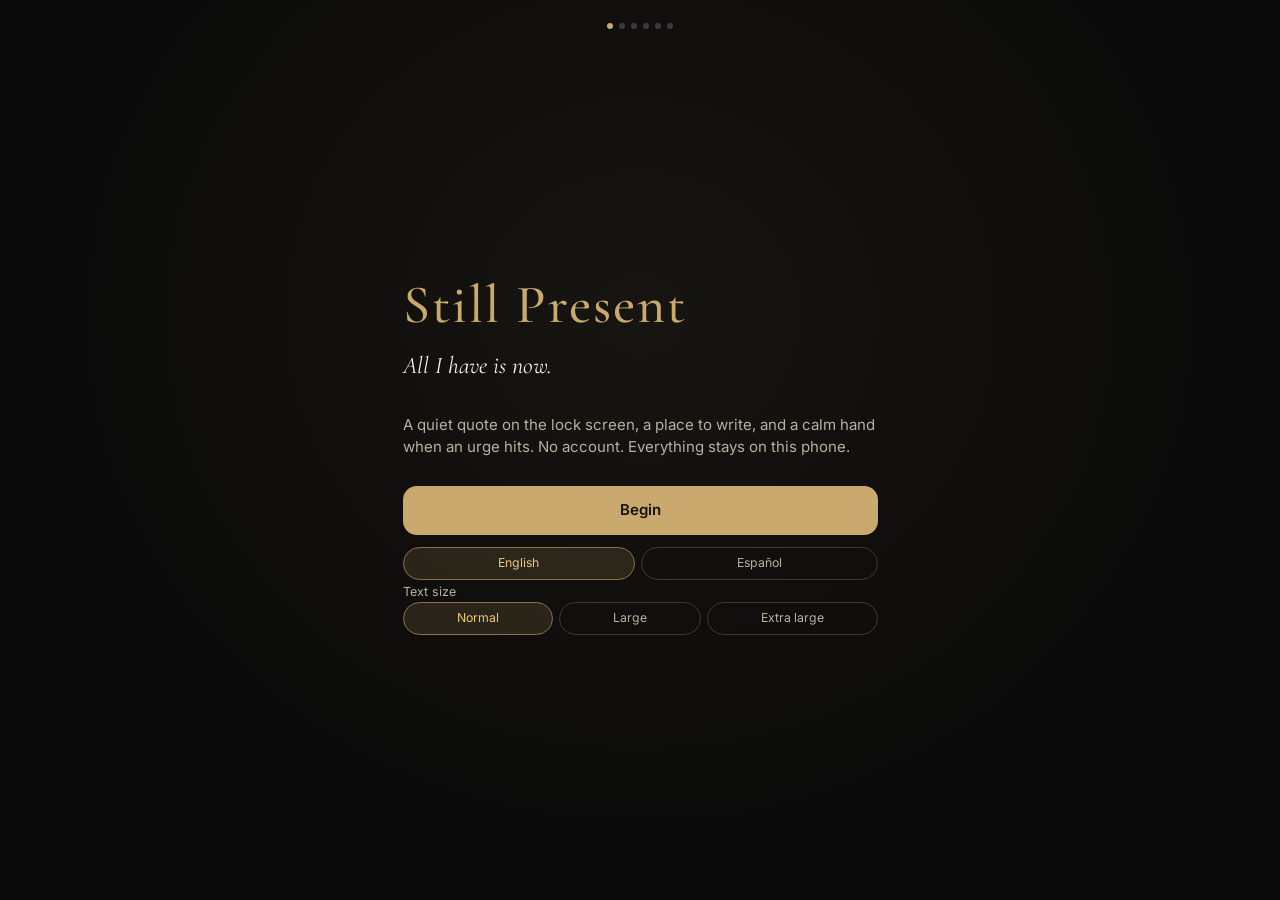
<file: index.html>
<!doctype html>
<html lang="en" spellcheck="false">
<head>
    <meta name="google-site-verification" content="uIPXpvyFQrUrzNJm1mgPidq0DPiHIdp4a4y0h2rLVn8" />
<meta charset="utf-8" />
<meta name="viewport" content="width=device-width,initial-scale=1,viewport-fit=cover" />
<meta name="theme-color" content="#0a0a0a" />
<meta name="apple-mobile-web-app-capable" content="yes" />
<meta name="mobile-web-app-capable" content="yes" />
<meta name="apple-mobile-web-app-status-bar-style" content="black-translucent" />
<meta name="apple-mobile-web-app-title" content="Still Present" />
<title>Still Present</title>
<meta name="description" content="All I have is now. Quotes on the lock screen, a private reflections journal, and a calm hand when an urge hits." />
<meta property="og:title" content="Still Present" />
<meta property="og:description" content="All I have is now. A quiet recovery companion." />
<meta property="og:image" content="https://stillpresent.pages.dev/og.png" />
<meta property="og:url" content="https://stillpresent.pages.dev/" />
<link rel="manifest" href="./manifest.webmanifest" />
<link rel="icon" type="image/png" href="./icons/icon-192.png" />
<link rel="apple-touch-icon" href="./icons/apple-touch-icon.png" />
  <script type="module" crossorigin src="./assets/index-BUbbDgpN.js"></script>
  <link rel="stylesheet" crossorigin href="./assets/index-96a0g9Nr.css">
</head>
<body><div id="app"></div></body>
</html>
</file>
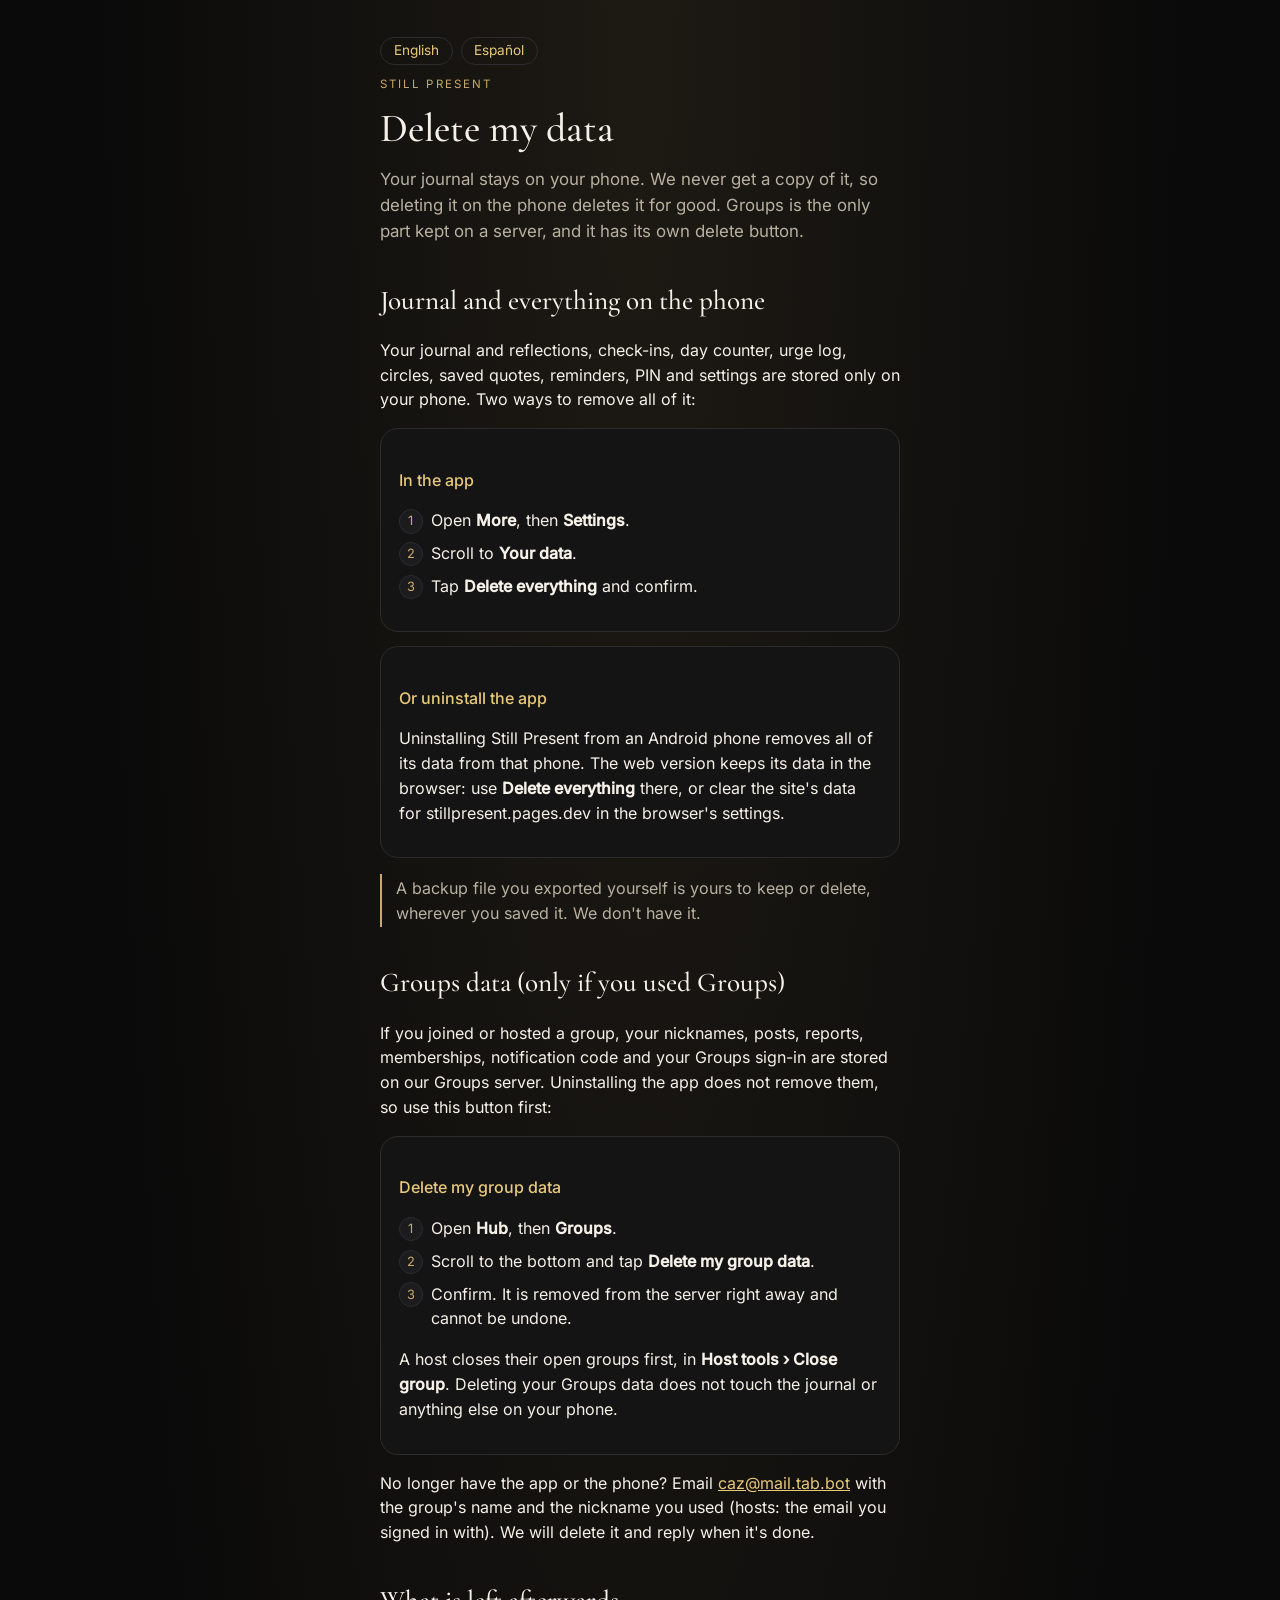
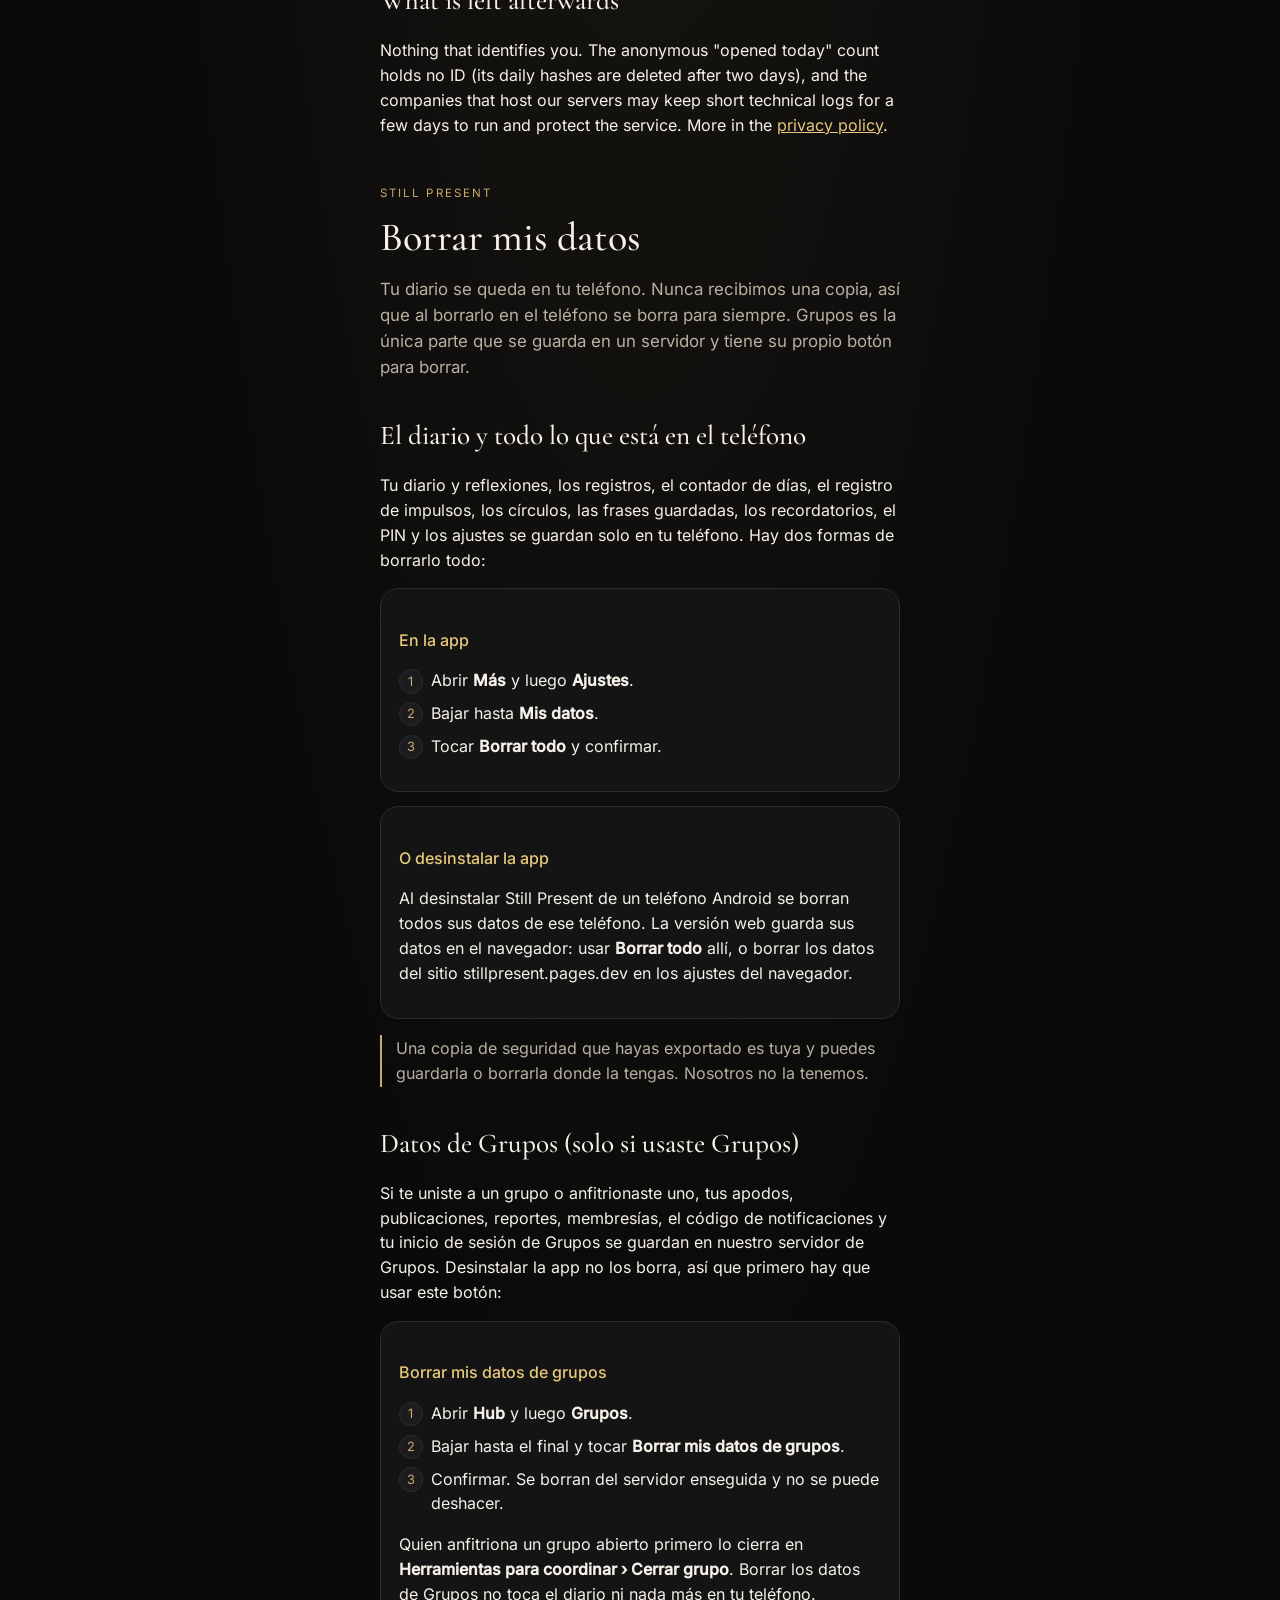
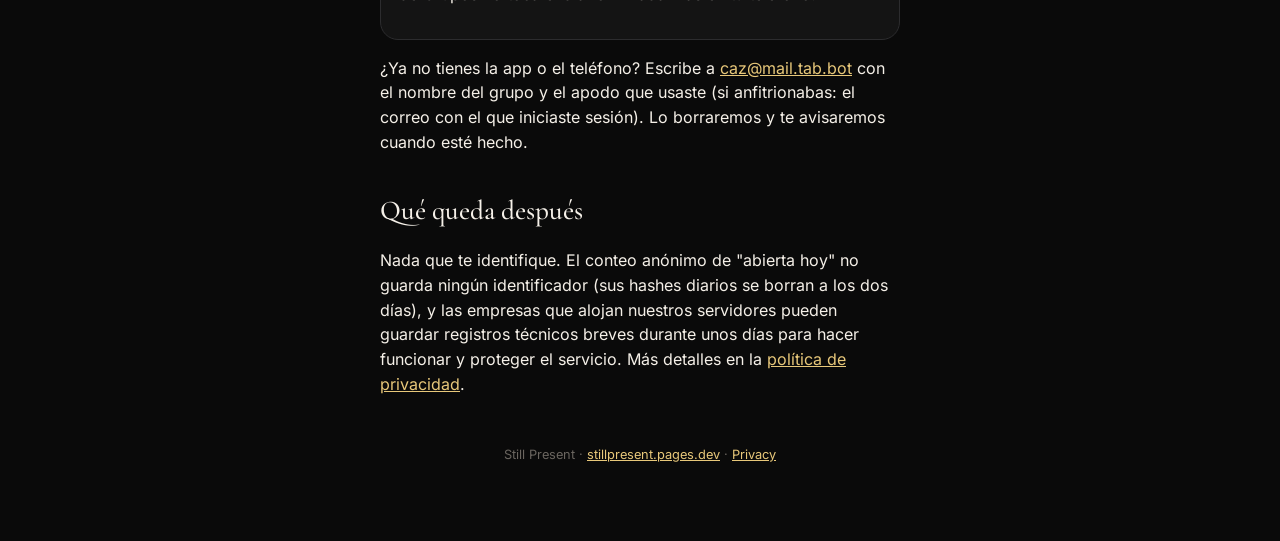
<file: delete/index.html>
<!doctype html>
<html lang="en"><head>
<meta charset="utf-8"><meta name="viewport" content="width=device-width,initial-scale=1,viewport-fit=cover">
<meta name="theme-color" content="#0a0a0a">
<title>Delete my data · Still Present</title>
<meta name="description" content="How to delete your Still Present data: the journal on your phone and, if you used it, your Groups data.">
<link rel="icon" type="image/png" href="/icons/icon-192.png"><link rel="apple-touch-icon" href="/icons/apple-touch-icon.png">
<style>
@font-face{font-family:CG;font-weight:500;src:url(/fonts/CormorantGaramond-500.ttf)}
@font-face{font-family:CG;font-style:italic;font-weight:400;src:url(/fonts/CormorantGaramond-400i.ttf)}
@font-face{font-family:In;font-weight:400;src:url(/fonts/Inter-400.ttf)}
@font-face{font-family:In;font-weight:500;src:url(/fonts/Inter-500.ttf)}
:root{--bg:#0a0a0a;--s1:#141414;--s2:#1c1c1e;--line:#2c2c2e;--gold:#c9a96e;--goldhi:#e8c87a;--ivory:#f5f0e8;--muted:#b8b0a0;--dim:#6a655f}
*{box-sizing:border-box}html,body{margin:0;background:var(--bg);color:var(--ivory);font:400 16px/1.55 In,system-ui,sans-serif;-webkit-font-smoothing:antialiased}
body{background:radial-gradient(ellipse at 50% 0%,rgba(201,169,110,.10),transparent 60%) no-repeat,var(--bg)}
main{max-width:560px;margin:0 auto;padding:calc(1.5rem + env(safe-area-inset-top)) 1.25rem 4rem}
h1{font-family:CG,serif;font-weight:500;font-size:2.5rem;line-height:1.1;margin:.2rem 0 .5rem}
h2{font-family:CG,serif;font-weight:500;font-size:1.7rem;margin:2.2rem 0 .6rem}
.k{font-size:.72rem;letter-spacing:.18em;text-transform:uppercase;color:var(--gold)}
.lead{color:var(--muted);font-size:1.05rem}
.card{background:var(--s1);border:1px solid var(--line);border-radius:18px;padding:1rem 1.1rem;margin:.9rem 0}
label{display:block;font-size:.85rem;color:var(--muted);margin:.7rem 0 .35rem}
select{width:100%;font:inherit;color:var(--ivory);background:var(--s2);border:1px solid var(--line);border-radius:12px;padding:.7rem .8rem;color-scheme:dark}
.row{display:flex;gap:.6rem}.row>*{flex:1}
.note{border-left:2px solid var(--gold);padding:.1rem 0 .1rem .9rem;color:var(--muted);margin:1rem 0}
.foot{color:var(--dim);font-size:.8rem;text-align:center;margin-top:3rem}
h3{font-size:1rem;font-weight:500;margin:1.4rem 0 .3rem;color:var(--goldhi)}
ul{padding-left:1.2rem}li{margin:.25rem 0}a{color:var(--goldhi)}
.lang{display:flex;gap:.5rem;margin:.8rem 0 0}.lang a{border:1px solid var(--line);border-radius:99px;padding:.15rem .8rem;text-decoration:none;font-size:.85rem}
.steps{counter-reset:s;list-style:none;padding:0}.steps li{counter-increment:s;position:relative;padding-left:2rem;margin:.5rem 0}.steps li::before{content:counter(s);position:absolute;left:0;top:.05rem;width:1.4rem;height:1.4rem;border-radius:50%;background:var(--s2);border:1px solid var(--line);color:var(--gold);font-size:.8rem;display:flex;align-items:center;justify-content:center}
</style>
</head><body><main>
<nav class="lang"><a href="#en">English</a><a href="#es">Español</a></nav>

<section id="en" lang="en">
<p class="k">Still Present</p>
<h1>Delete my data</h1>
<p class="lead">Your journal stays on your phone. We never get a copy of it, so deleting it on the phone deletes it for good. Groups is the only part kept on a server, and it has its own delete button.</p>

<h2>Journal and everything on the phone</h2>
<p>Your journal and reflections, check-ins, day counter, urge log, circles, saved quotes, reminders, PIN and settings are stored only on your phone. Two ways to remove all of it:</p>
<div class="card"><h3>In the app</h3>
<ol class="steps"><li>Open <b>More</b>, then <b>Settings</b>.</li><li>Scroll to <b>Your data</b>.</li><li>Tap <b>Delete everything</b> and confirm.</li></ol></div>
<div class="card"><h3>Or uninstall the app</h3>
<p>Uninstalling Still Present from an Android phone removes all of its data from that phone. The web version keeps its data in the browser: use <b>Delete everything</b> there, or clear the site's data for stillpresent.pages.dev in the browser's settings.</p></div>
<p class="note">A backup file you exported yourself is yours to keep or delete, wherever you saved it. We don't have it.</p>

<h2>Groups data (only if you used Groups)</h2>
<p>If you joined or hosted a group, your nicknames, posts, reports, memberships, notification code and your Groups sign-in are stored on our Groups server. Uninstalling the app does not remove them, so use this button first:</p>
<div class="card"><h3>Delete my group data</h3>
<ol class="steps"><li>Open <b>Hub</b>, then <b>Groups</b>.</li><li>Scroll to the bottom and tap <b>Delete my group data</b>.</li><li>Confirm. It is removed from the server right away and cannot be undone.</li></ol>
<p class="m">A host closes their open groups first, in <b>Host tools › Close group</b>. Deleting your Groups data does not touch the journal or anything else on your phone.</p></div>
<p>No longer have the app or the phone? Email <a href="mailto:caz@mail.tab.bot">caz@mail.tab.bot</a> with the group's name and the nickname you used (hosts: the email you signed in with). We will delete it and reply when it's done.</p>

<h2>What is left afterwards</h2>
<p>Nothing that identifies you. The anonymous "opened today" count holds no ID (its daily hashes are deleted after two days), and the companies that host our servers may keep short technical logs for a few days to run and protect the service. More in the <a href="/privacy/">privacy policy</a>.</p>
</section>

<section id="es" lang="es">
<p class="k" style="margin-top:3rem">Still Present</p>
<h1>Borrar mis datos</h1>
<p class="lead">Tu diario se queda en tu teléfono. Nunca recibimos una copia, así que al borrarlo en el teléfono se borra para siempre. Grupos es la única parte que se guarda en un servidor y tiene su propio botón para borrar.</p>

<h2>El diario y todo lo que está en el teléfono</h2>
<p>Tu diario y reflexiones, los registros, el contador de días, el registro de impulsos, los círculos, las frases guardadas, los recordatorios, el PIN y los ajustes se guardan solo en tu teléfono. Hay dos formas de borrarlo todo:</p>
<div class="card"><h3>En la app</h3>
<ol class="steps"><li>Abrir <b>Más</b> y luego <b>Ajustes</b>.</li><li>Bajar hasta <b>Mis datos</b>.</li><li>Tocar <b>Borrar todo</b> y confirmar.</li></ol></div>
<div class="card"><h3>O desinstalar la app</h3>
<p>Al desinstalar Still Present de un teléfono Android se borran todos sus datos de ese teléfono. La versión web guarda sus datos en el navegador: usar <b>Borrar todo</b> allí, o borrar los datos del sitio stillpresent.pages.dev en los ajustes del navegador.</p></div>
<p class="note">Una copia de seguridad que hayas exportado es tuya y puedes guardarla o borrarla donde la tengas. Nosotros no la tenemos.</p>

<h2>Datos de Grupos (solo si usaste Grupos)</h2>
<p>Si te uniste a un grupo o anfitrionaste uno, tus apodos, publicaciones, reportes, membresías, el código de notificaciones y tu inicio de sesión de Grupos se guardan en nuestro servidor de Grupos. Desinstalar la app no los borra, así que primero hay que usar este botón:</p>
<div class="card"><h3>Borrar mis datos de grupos</h3>
<ol class="steps"><li>Abrir <b>Hub</b> y luego <b>Grupos</b>.</li><li>Bajar hasta el final y tocar <b>Borrar mis datos de grupos</b>.</li><li>Confirmar. Se borran del servidor enseguida y no se puede deshacer.</li></ol>
<p class="m">Quien anfitriona un grupo abierto primero lo cierra en <b>Herramientas para coordinar › Cerrar grupo</b>. Borrar los datos de Grupos no toca el diario ni nada más en tu teléfono.</p></div>
<p>¿Ya no tienes la app o el teléfono? Escribe a <a href="mailto:caz@mail.tab.bot">caz@mail.tab.bot</a> con el nombre del grupo y el apodo que usaste (si anfitrionabas: el correo con el que iniciaste sesión). Lo borraremos y te avisaremos cuando esté hecho.</p>

<h2>Qué queda después</h2>
<p>Nada que te identifique. El conteo anónimo de "abierta hoy" no guarda ningún identificador (sus hashes diarios se borran a los dos días), y las empresas que alojan nuestros servidores pueden guardar registros técnicos breves durante unos días para hacer funcionar y proteger el servicio. Más detalles en la <a href="/privacy/#es">política de privacidad</a>.</p>
</section>
<p class="foot">Still Present · <a href="/">stillpresent.pages.dev</a> · <a href="/privacy/">Privacy</a></p>
</main></body></html>
</file>
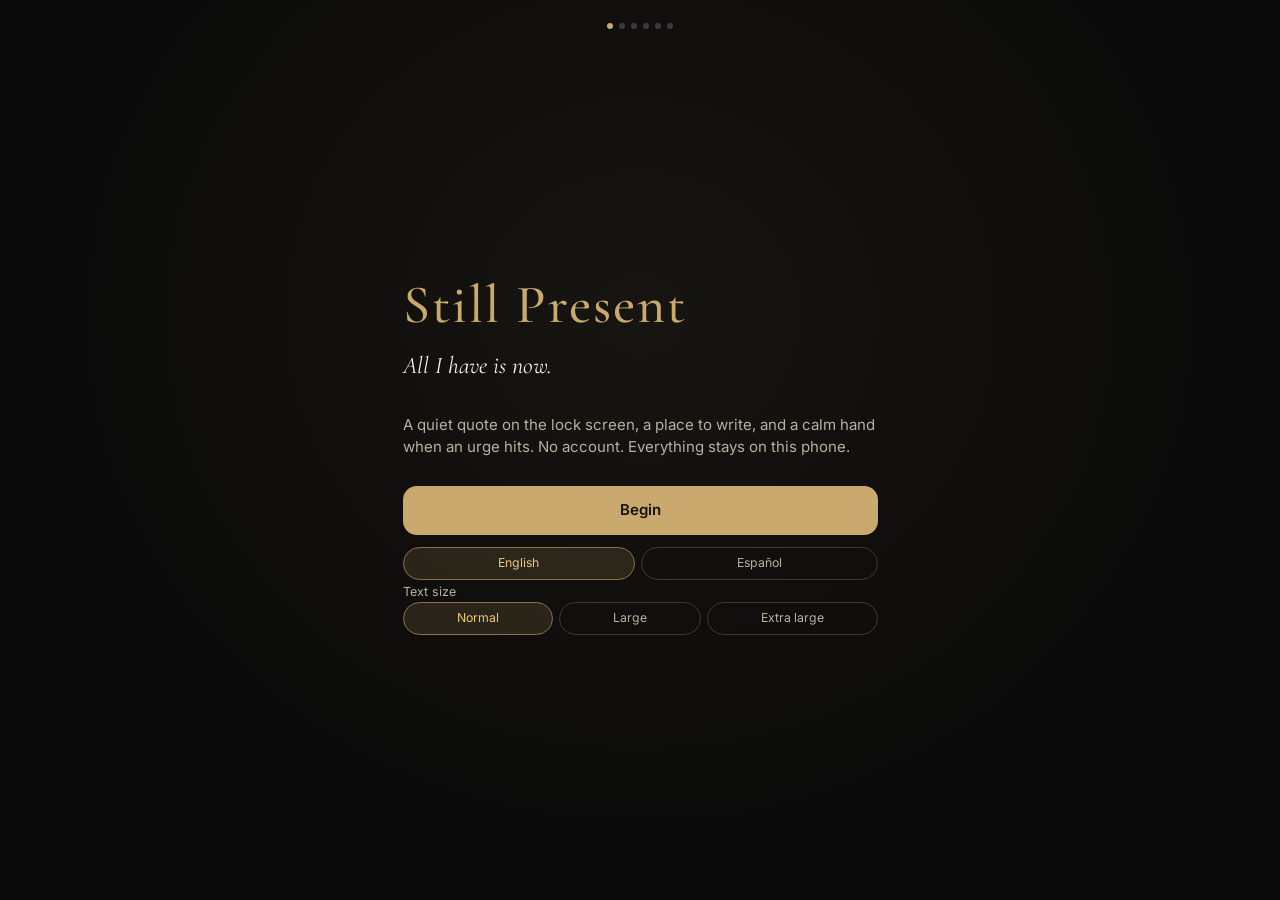
<file: join/index.html>
<!doctype html><html><head><meta charset="utf-8"><meta name="viewport" content="width=device-width,initial-scale=1"><meta name="robots" content="noindex"><title>Still Present</title>
<script>(function(){var m=/[?&]code=([A-Za-z0-9-]{8,10})/.exec(location.search);location.replace('../'+(m?'?join='+encodeURIComponent(m[1]):''))})()</script></head>
<body style="background:#0a0a0a;color:#eee;font-family:system-ui;padding:2rem"><a href="../" style="color:#c9a96e">Still Present</a></body></html>
</file>
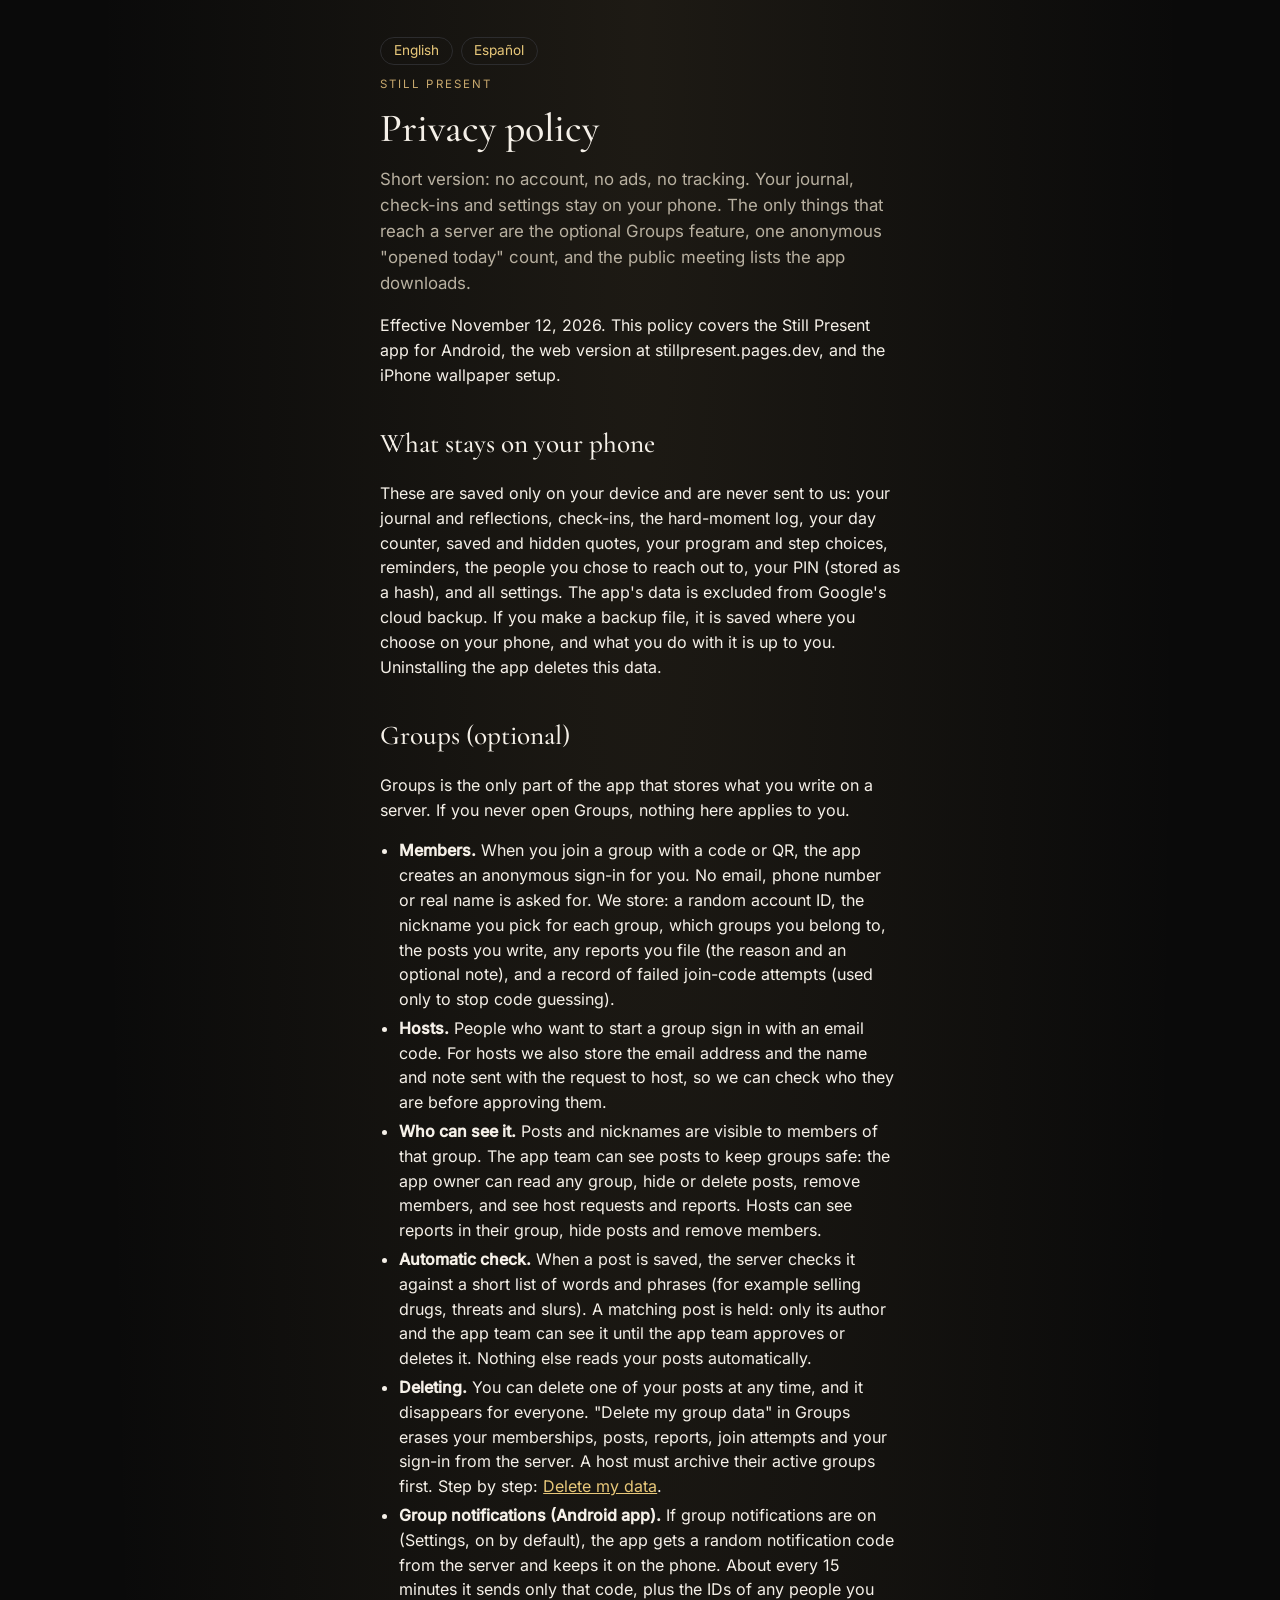
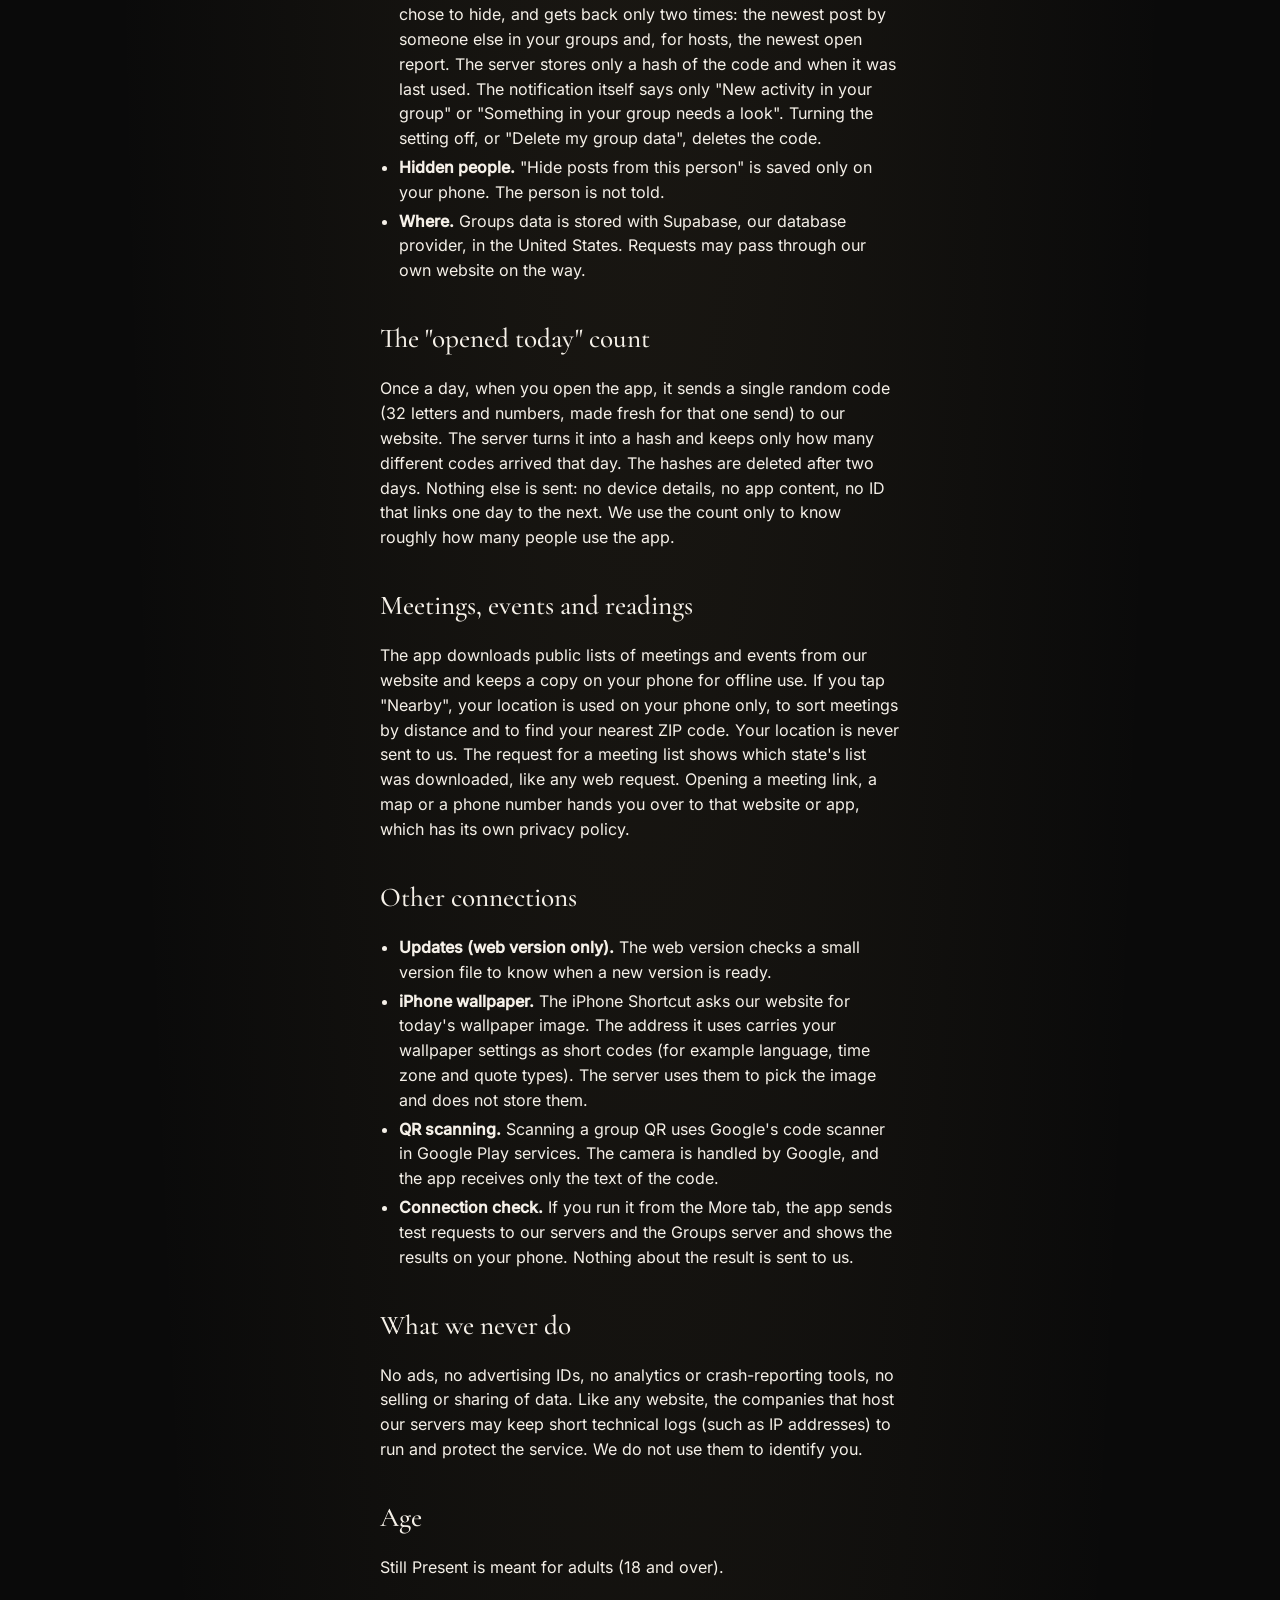
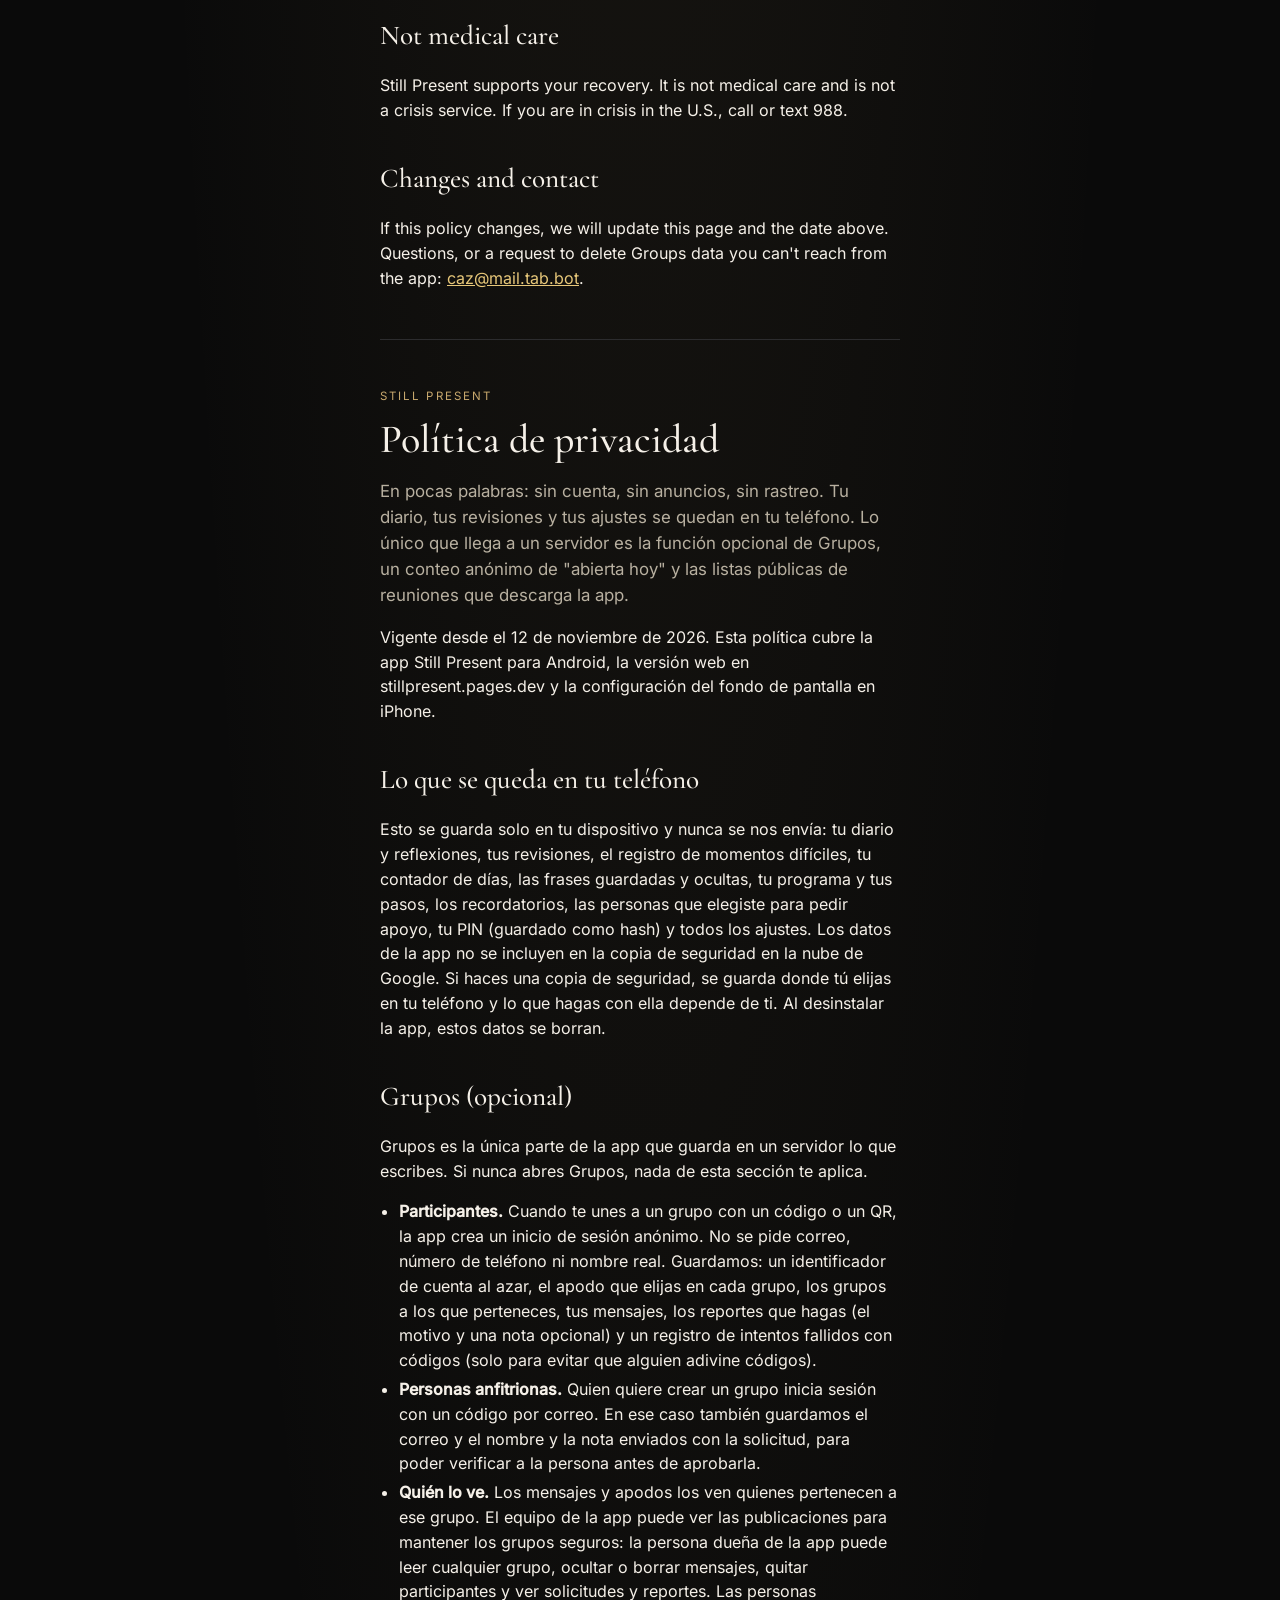
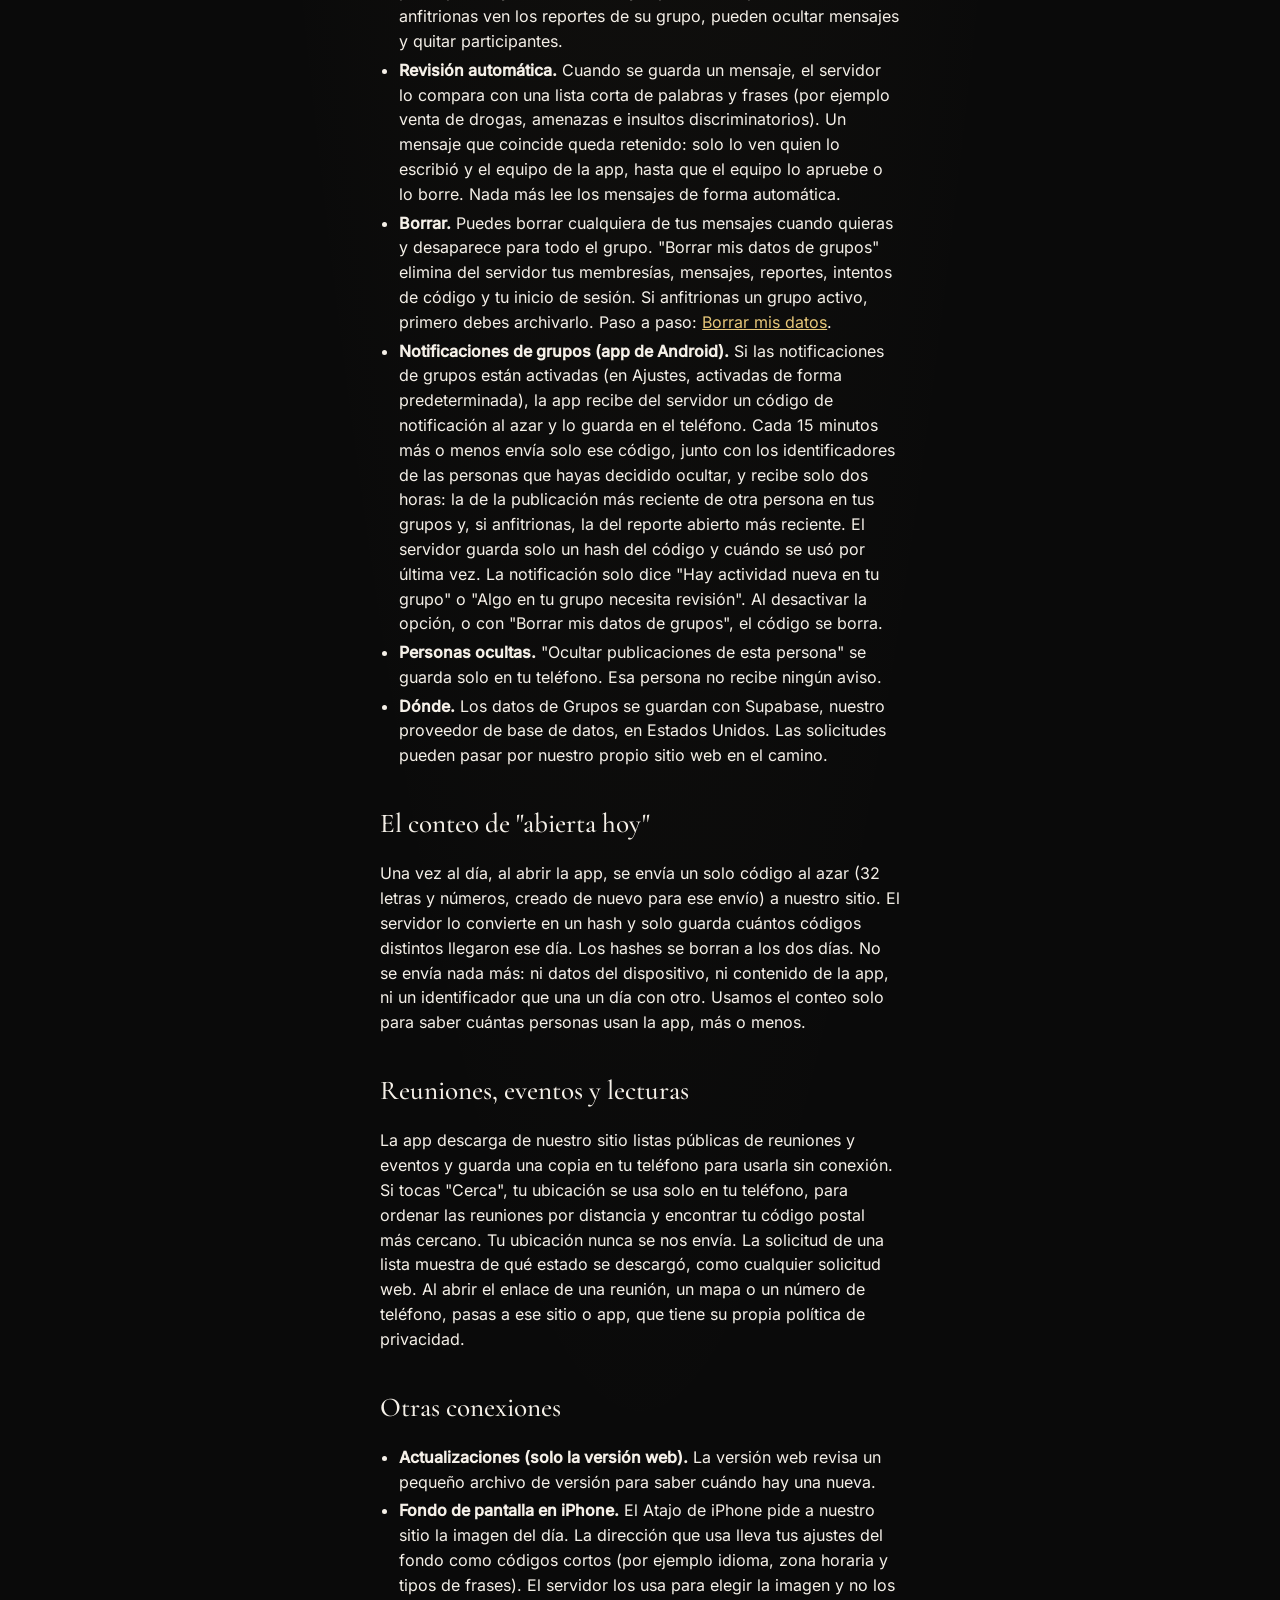
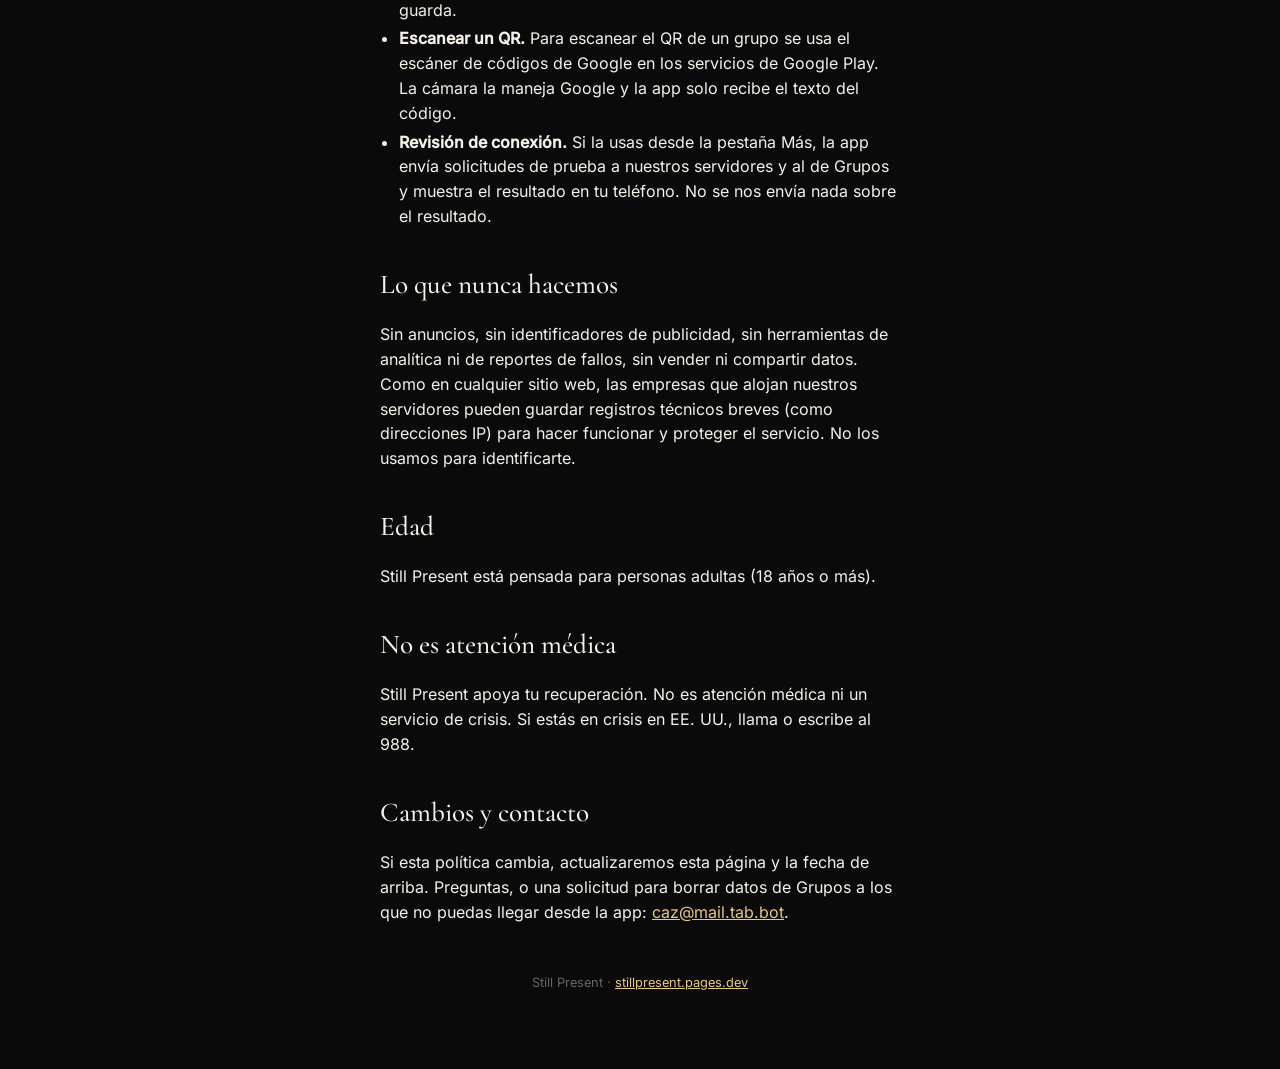
<file: privacy/index.html>
<!doctype html>
<html lang="en"><head>
<meta charset="utf-8"><meta name="viewport" content="width=device-width,initial-scale=1,viewport-fit=cover">
<meta name="theme-color" content="#0a0a0a">
<title>Privacy policy · Still Present</title>
<meta name="description" content="What Still Present keeps on your phone, and the little that reaches a server.">
<link rel="icon" type="image/png" href="/icons/icon-192.png"><link rel="apple-touch-icon" href="/icons/apple-touch-icon.png">
<style>
@font-face{font-family:CG;font-weight:500;src:url(/fonts/CormorantGaramond-500.ttf)}
@font-face{font-family:CG;font-style:italic;font-weight:400;src:url(/fonts/CormorantGaramond-400i.ttf)}
@font-face{font-family:In;font-weight:400;src:url(/fonts/Inter-400.ttf)}
@font-face{font-family:In;font-weight:500;src:url(/fonts/Inter-500.ttf)}
:root{--bg:#0a0a0a;--s1:#141414;--s2:#1c1c1e;--line:#2c2c2e;--gold:#c9a96e;--goldhi:#e8c87a;--ivory:#f5f0e8;--muted:#b8b0a0;--dim:#6a655f}
*{box-sizing:border-box}html,body{margin:0;background:var(--bg);color:var(--ivory);font:400 16px/1.55 In,system-ui,sans-serif;-webkit-font-smoothing:antialiased}
body{background:radial-gradient(ellipse at 50% 0%,rgba(201,169,110,.10),transparent 60%) no-repeat,var(--bg)}
main{max-width:560px;margin:0 auto;padding:calc(1.5rem + env(safe-area-inset-top)) 1.25rem 4rem}
h1{font-family:CG,serif;font-weight:500;font-size:2.5rem;line-height:1.1;margin:.2rem 0 .5rem}
h2{font-family:CG,serif;font-weight:500;font-size:1.7rem;margin:2.2rem 0 .6rem}
.k{font-size:.72rem;letter-spacing:.18em;text-transform:uppercase;color:var(--gold)}
.lead{color:var(--muted);font-size:1.05rem}
.card{background:var(--s1);border:1px solid var(--line);border-radius:18px;padding:1rem 1.1rem;margin:.9rem 0}
label{display:block;font-size:.85rem;color:var(--muted);margin:.7rem 0 .35rem}
select{width:100%;font:inherit;color:var(--ivory);background:var(--s2);border:1px solid var(--line);border-radius:12px;padding:.7rem .8rem;color-scheme:dark}
.row{display:flex;gap:.6rem}.row>*{flex:1}
.note{border-left:2px solid var(--gold);padding:.1rem 0 .1rem .9rem;color:var(--muted);margin:1rem 0}
.foot{color:var(--dim);font-size:.8rem;text-align:center;margin-top:3rem}
h3{font-size:1rem;font-weight:500;margin:1.4rem 0 .3rem;color:var(--goldhi)}
ul{padding-left:1.2rem}li{margin:.25rem 0}a{color:var(--goldhi)}
.lang{display:flex;gap:.5rem;margin:.8rem 0 0}.lang a{border:1px solid var(--line);border-radius:99px;padding:.15rem .8rem;text-decoration:none;font-size:.85rem}
</style>
</head><body><main>
<nav class="lang"><a href="#en">English</a><a href="#es">Español</a></nav>

<section id="en" lang="en">
<p class="k">Still Present</p>
<h1>Privacy policy</h1>
<p class="lead">Short version: no account, no ads, no tracking. Your journal, check-ins and settings stay on your phone. The only things that reach a server are the optional Groups feature, one anonymous "opened today" count, and the public meeting lists the app downloads.</p>
<p class="m">Effective November 12, 2026. This policy covers the Still Present app for Android, the web version at stillpresent.pages.dev, and the iPhone wallpaper setup.</p>

<h2>What stays on your phone</h2>
<p>These are saved only on your device and are never sent to us: your journal and reflections, check-ins, the hard-moment log, your day counter, saved and hidden quotes, your program and step choices, reminders, the people you chose to reach out to, your PIN (stored as a hash), and all settings. The app's data is excluded from Google's cloud backup. If you make a backup file, it is saved where you choose on your phone, and what you do with it is up to you. Uninstalling the app deletes this data.</p>

<h2>Groups (optional)</h2>
<p>Groups is the only part of the app that stores what you write on a server. If you never open Groups, nothing here applies to you.</p>
<ul>
<li><b>Members.</b> When you join a group with a code or QR, the app creates an anonymous sign-in for you. No email, phone number or real name is asked for. We store: a random account ID, the nickname you pick for each group, which groups you belong to, the posts you write, any reports you file (the reason and an optional note), and a record of failed join-code attempts (used only to stop code guessing).</li>
<li><b>Hosts.</b> People who want to start a group sign in with an email code. For hosts we also store the email address and the name and note sent with the request to host, so we can check who they are before approving them.</li>
<li><b>Who can see it.</b> Posts and nicknames are visible to members of that group. The app team can see posts to keep groups safe: the app owner can read any group, hide or delete posts, remove members, and see host requests and reports. Hosts can see reports in their group, hide posts and remove members.</li>
<li><b>Automatic check.</b> When a post is saved, the server checks it against a short list of words and phrases (for example selling drugs, threats and slurs). A matching post is held: only its author and the app team can see it until the app team approves or deletes it. Nothing else reads your posts automatically.</li>
<li><b>Deleting.</b> You can delete one of your posts at any time, and it disappears for everyone. "Delete my group data" in Groups erases your memberships, posts, reports, join attempts and your sign-in from the server. A host must archive their active groups first. Step by step: <a href="/delete/">Delete my data</a>.</li>
<li><b>Group notifications (Android app).</b> If group notifications are on (Settings, on by default), the app gets a random notification code from the server and keeps it on the phone. About every 15 minutes it sends only that code, plus the IDs of any people you chose to hide, and gets back only two times: the newest post by someone else in your groups and, for hosts, the newest open report. The server stores only a hash of the code and when it was last used. The notification itself says only "New activity in your group" or "Something in your group needs a look". Turning the setting off, or "Delete my group data", deletes the code.</li>
<li><b>Hidden people.</b> "Hide posts from this person" is saved only on your phone. The person is not told.</li>
<li><b>Where.</b> Groups data is stored with Supabase, our database provider, in the United States. Requests may pass through our own website on the way.</li>
</ul>

<h2>The "opened today" count</h2>
<p>Once a day, when you open the app, it sends a single random code (32 letters and numbers, made fresh for that one send) to our website. The server turns it into a hash and keeps only how many different codes arrived that day. The hashes are deleted after two days. Nothing else is sent: no device details, no app content, no ID that links one day to the next. We use the count only to know roughly how many people use the app.</p>

<h2>Meetings, events and readings</h2>
<p>The app downloads public lists of meetings and events from our website and keeps a copy on your phone for offline use. If you tap "Nearby", your location is used on your phone only, to sort meetings by distance and to find your nearest ZIP code. Your location is never sent to us. The request for a meeting list shows which state's list was downloaded, like any web request. Opening a meeting link, a map or a phone number hands you over to that website or app, which has its own privacy policy.</p>

<h2>Other connections</h2>
<ul>
<li><b>Updates (web version only).</b> The web version checks a small version file to know when a new version is ready.</li>
<li><b>iPhone wallpaper.</b> The iPhone Shortcut asks our website for today's wallpaper image. The address it uses carries your wallpaper settings as short codes (for example language, time zone and quote types). The server uses them to pick the image and does not store them.</li>
<li><b>QR scanning.</b> Scanning a group QR uses Google's code scanner in Google Play services. The camera is handled by Google, and the app receives only the text of the code.</li>
<li><b>Connection check.</b> If you run it from the More tab, the app sends test requests to our servers and the Groups server and shows the results on your phone. Nothing about the result is sent to us.</li>
</ul>

<h2>What we never do</h2>
<p>No ads, no advertising IDs, no analytics or crash-reporting tools, no selling or sharing of data. Like any website, the companies that host our servers may keep short technical logs (such as IP addresses) to run and protect the service. We do not use them to identify you.</p>

<h2>Age</h2>
<p>Still Present is meant for adults (18 and over).</p>

<h2>Not medical care</h2>
<p>Still Present supports your recovery. It is not medical care and is not a crisis service. If you are in crisis in the U.S., call or text 988.</p>

<h2>Changes and contact</h2>
<p>If this policy changes, we will update this page and the date above. Questions, or a request to delete Groups data you can't reach from the app: <a href="mailto:caz@mail.tab.bot">caz@mail.tab.bot</a>.</p>
</section>
<hr style="border:0;border-top:1px solid var(--line);margin:3rem 0">

<section id="es" lang="es">
<p class="k">Still Present</p>
<h1>Política de privacidad</h1>
<p class="lead">En pocas palabras: sin cuenta, sin anuncios, sin rastreo. Tu diario, tus revisiones y tus ajustes se quedan en tu teléfono. Lo único que llega a un servidor es la función opcional de Grupos, un conteo anónimo de "abierta hoy" y las listas públicas de reuniones que descarga la app.</p>
<p class="m">Vigente desde el 12 de noviembre de 2026. Esta política cubre la app Still Present para Android, la versión web en stillpresent.pages.dev y la configuración del fondo de pantalla en iPhone.</p>

<h2>Lo que se queda en tu teléfono</h2>
<p>Esto se guarda solo en tu dispositivo y nunca se nos envía: tu diario y reflexiones, tus revisiones, el registro de momentos difíciles, tu contador de días, las frases guardadas y ocultas, tu programa y tus pasos, los recordatorios, las personas que elegiste para pedir apoyo, tu PIN (guardado como hash) y todos los ajustes. Los datos de la app no se incluyen en la copia de seguridad en la nube de Google. Si haces una copia de seguridad, se guarda donde tú elijas en tu teléfono y lo que hagas con ella depende de ti. Al desinstalar la app, estos datos se borran.</p>

<h2>Grupos (opcional)</h2>
<p>Grupos es la única parte de la app que guarda en un servidor lo que escribes. Si nunca abres Grupos, nada de esta sección te aplica.</p>
<ul>
<li><b>Participantes.</b> Cuando te unes a un grupo con un código o un QR, la app crea un inicio de sesión anónimo. No se pide correo, número de teléfono ni nombre real. Guardamos: un identificador de cuenta al azar, el apodo que elijas en cada grupo, los grupos a los que perteneces, tus mensajes, los reportes que hagas (el motivo y una nota opcional) y un registro de intentos fallidos con códigos (solo para evitar que alguien adivine códigos).</li>
<li><b>Personas anfitrionas.</b> Quien quiere crear un grupo inicia sesión con un código por correo. En ese caso también guardamos el correo y el nombre y la nota enviados con la solicitud, para poder verificar a la persona antes de aprobarla.</li>
<li><b>Quién lo ve.</b> Los mensajes y apodos los ven quienes pertenecen a ese grupo. El equipo de la app puede ver las publicaciones para mantener los grupos seguros: la persona dueña de la app puede leer cualquier grupo, ocultar o borrar mensajes, quitar participantes y ver solicitudes y reportes. Las personas anfitrionas ven los reportes de su grupo, pueden ocultar mensajes y quitar participantes.</li>
<li><b>Revisión automática.</b> Cuando se guarda un mensaje, el servidor lo compara con una lista corta de palabras y frases (por ejemplo venta de drogas, amenazas e insultos discriminatorios). Un mensaje que coincide queda retenido: solo lo ven quien lo escribió y el equipo de la app, hasta que el equipo lo apruebe o lo borre. Nada más lee los mensajes de forma automática.</li>
<li><b>Borrar.</b> Puedes borrar cualquiera de tus mensajes cuando quieras y desaparece para todo el grupo. "Borrar mis datos de grupos" elimina del servidor tus membresías, mensajes, reportes, intentos de código y tu inicio de sesión. Si anfitrionas un grupo activo, primero debes archivarlo. Paso a paso: <a href="/delete/#es">Borrar mis datos</a>.</li>
<li><b>Notificaciones de grupos (app de Android).</b> Si las notificaciones de grupos están activadas (en Ajustes, activadas de forma predeterminada), la app recibe del servidor un código de notificación al azar y lo guarda en el teléfono. Cada 15 minutos más o menos envía solo ese código, junto con los identificadores de las personas que hayas decidido ocultar, y recibe solo dos horas: la de la publicación más reciente de otra persona en tus grupos y, si anfitrionas, la del reporte abierto más reciente. El servidor guarda solo un hash del código y cuándo se usó por última vez. La notificación solo dice "Hay actividad nueva en tu grupo" o "Algo en tu grupo necesita revisión". Al desactivar la opción, o con "Borrar mis datos de grupos", el código se borra.</li>
<li><b>Personas ocultas.</b> "Ocultar publicaciones de esta persona" se guarda solo en tu teléfono. Esa persona no recibe ningún aviso.</li>
<li><b>Dónde.</b> Los datos de Grupos se guardan con Supabase, nuestro proveedor de base de datos, en Estados Unidos. Las solicitudes pueden pasar por nuestro propio sitio web en el camino.</li>
</ul>

<h2>El conteo de "abierta hoy"</h2>
<p>Una vez al día, al abrir la app, se envía un solo código al azar (32 letras y números, creado de nuevo para ese envío) a nuestro sitio. El servidor lo convierte en un hash y solo guarda cuántos códigos distintos llegaron ese día. Los hashes se borran a los dos días. No se envía nada más: ni datos del dispositivo, ni contenido de la app, ni un identificador que una un día con otro. Usamos el conteo solo para saber cuántas personas usan la app, más o menos.</p>

<h2>Reuniones, eventos y lecturas</h2>
<p>La app descarga de nuestro sitio listas públicas de reuniones y eventos y guarda una copia en tu teléfono para usarla sin conexión. Si tocas "Cerca", tu ubicación se usa solo en tu teléfono, para ordenar las reuniones por distancia y encontrar tu código postal más cercano. Tu ubicación nunca se nos envía. La solicitud de una lista muestra de qué estado se descargó, como cualquier solicitud web. Al abrir el enlace de una reunión, un mapa o un número de teléfono, pasas a ese sitio o app, que tiene su propia política de privacidad.</p>

<h2>Otras conexiones</h2>
<ul>
<li><b>Actualizaciones (solo la versión web).</b> La versión web revisa un pequeño archivo de versión para saber cuándo hay una nueva.</li>
<li><b>Fondo de pantalla en iPhone.</b> El Atajo de iPhone pide a nuestro sitio la imagen del día. La dirección que usa lleva tus ajustes del fondo como códigos cortos (por ejemplo idioma, zona horaria y tipos de frases). El servidor los usa para elegir la imagen y no los guarda.</li>
<li><b>Escanear un QR.</b> Para escanear el QR de un grupo se usa el escáner de códigos de Google en los servicios de Google Play. La cámara la maneja Google y la app solo recibe el texto del código.</li>
<li><b>Revisión de conexión.</b> Si la usas desde la pestaña Más, la app envía solicitudes de prueba a nuestros servidores y al de Grupos y muestra el resultado en tu teléfono. No se nos envía nada sobre el resultado.</li>
</ul>

<h2>Lo que nunca hacemos</h2>
<p>Sin anuncios, sin identificadores de publicidad, sin herramientas de analítica ni de reportes de fallos, sin vender ni compartir datos. Como en cualquier sitio web, las empresas que alojan nuestros servidores pueden guardar registros técnicos breves (como direcciones IP) para hacer funcionar y proteger el servicio. No los usamos para identificarte.</p>

<h2>Edad</h2>
<p>Still Present está pensada para personas adultas (18 años o más).</p>

<h2>No es atención médica</h2>
<p>Still Present apoya tu recuperación. No es atención médica ni un servicio de crisis. Si estás en crisis en EE. UU., llama o escribe al 988.</p>

<h2>Cambios y contacto</h2>
<p>Si esta política cambia, actualizaremos esta página y la fecha de arriba. Preguntas, o una solicitud para borrar datos de Grupos a los que no puedas llegar desde la app: <a href="mailto:caz@mail.tab.bot">caz@mail.tab.bot</a>.</p>
</section>
<p class="foot">Still Present · <a href="/">stillpresent.pages.dev</a></p>
</main></body></html>
</file>
<file: assets/index-96a0g9Nr.css>
@font-face{font-family:Cormorant Garamond;font-weight:400;src:url(./CormorantGaramond-400-DQv4XaSs.ttf) format("truetype");font-display:swap}@font-face{font-family:Cormorant Garamond;font-weight:500;src:url(./CormorantGaramond-500-Pgl8-Oo5.ttf) format("truetype");font-display:swap}@font-face{font-family:Cormorant Garamond;font-weight:600;src:url(./CormorantGaramond-600-CJWdwruJ.ttf) format("truetype");font-display:swap}@font-face{font-family:Cormorant Garamond;font-style:italic;font-weight:400;src:url(./CormorantGaramond-400i-D_ufOZIm.ttf) format("truetype");font-display:swap}@font-face{font-family:Cormorant Garamond;font-style:italic;font-weight:500;src:url(./CormorantGaramond-500i-B6MJOsWb.ttf) format("truetype");font-display:swap}@font-face{font-family:Playfair Display;font-weight:500;src:url(./PlayfairDisplay-500-uWusB2x6.ttf) format("truetype");font-display:swap}@font-face{font-family:Playfair Display;font-style:italic;font-weight:400;src:url(./PlayfairDisplay-400i-DBTP6jLo.ttf) format("truetype");font-display:swap}@font-face{font-family:Caveat;font-weight:500;src:url(./Caveat-500-Jvk3W1hT.ttf) format("truetype");font-display:swap}@font-face{font-family:Inter;font-weight:300;src:url(./Inter-300-Dmr5bJse.ttf) format("truetype");font-display:swap}@font-face{font-family:Inter;font-weight:400;src:url(./Inter-400-BMa5IoM-.ttf) format("truetype");font-display:swap}@font-face{font-family:Inter;font-weight:500;src:url(./Inter-500-DvphOyYU.ttf) format("truetype");font-display:swap}@font-face{font-family:Inter;font-weight:600;src:url(./Inter-600-BEUPqj-s.ttf) format("truetype");font-display:swap}:root{--bg:#0a0a0a;--s1:#141414;--s2:#1c1c1e;--line:#2c2c2e;--line2:#3a3a3c;--gold:#c9a96e;--goldhi:#e8c87a;--goldlo:#8b7248;--ivory:#f5f0e8;--muted:#b8b0a0;--dim:#5a5550;--q:2rem;--r:1.25rem}html[data-font=small]{--q:1.65rem}html[data-font=large]{--q:2.4rem}*{box-sizing:border-box;-webkit-tap-highlight-color:transparent}html,body{margin:0;background:var(--bg);color:var(--ivory);font:400 15px/1.5 Inter,system-ui,sans-serif;-webkit-font-smoothing:antialiased;overscroll-behavior:none}body{min-height:100vh;background:radial-gradient(ellipse at 50% 35%,rgba(201,169,110,.07),transparent 65%) fixed,var(--bg)}button{font:inherit;color:inherit;background:none;border:0;cursor:pointer;padding:0}button:disabled{opacity:.4;cursor:default}input,select,textarea{font:inherit;color:var(--ivory);background:var(--s2);border:1px solid var(--line);border-radius:12px;padding:.7rem .8rem;width:100%;outline:none;color-scheme:dark}input:focus,textarea:focus,select:focus{border-color:var(--goldlo)}select{width:auto;padding:.45rem .6rem}h1,h2,h3{font-weight:500;margin:0}h2{font-family:Cormorant Garamond,serif;font-size:2rem;line-height:1.15;margin-bottom:.4rem}h3{font-size:.72rem;letter-spacing:.16em;text-transform:uppercase;color:var(--gold);margin:1.6rem 0 .6rem}.app{max-width:520px;margin:0 auto;min-height:100vh;padding-bottom:calc(76px + env(safe-area-inset-bottom))}.screen{padding:calc(.75rem + env(safe-area-inset-top)) 1.25rem 1.5rem}.tabs{position:fixed;bottom:0;left:0;right:0;display:flex;justify-content:center;background:#0a0a0af0;-webkit-backdrop-filter:blur(12px);backdrop-filter:blur(12px);border-top:1px solid var(--line);padding:.4rem 0 calc(.4rem + env(safe-area-inset-bottom));z-index:20}.tabs button{flex:1;max-width:104px;display:flex;flex-direction:column;align-items:center;gap:2px;color:var(--dim);font-size:.66rem;padding:.3rem 0}.tabs button.on{color:var(--gold)}.hdr{display:flex;align-items:center;justify-content:space-between;min-height:48px;margin-bottom:.6rem}.hdr h1{font-family:Cormorant Garamond,serif;font-size:1.7rem;flex:1;text-align:center}.hdr-sp{width:40px}.iconbtn{width:40px;height:40px;display:grid;place-items:center;border-radius:50%;color:var(--muted)}.iconbtn.sm{width:32px;height:32px}.iconbtn.on{color:var(--gold)}.topbar{display:flex;align-items:center;gap:.6rem;min-height:48px}.brand{font-family:Cormorant Garamond,serif;font-size:1.35rem;letter-spacing:.06em;color:var(--gold);flex:1}.counter{font-size:.72rem;letter-spacing:.12em;color:var(--muted);border:1px solid var(--line2);border-radius:99px;padding:.2rem .7rem;text-transform:uppercase}.wpbtn{color:var(--muted);width:40px;height:40px;display:grid;place-items:center}.quote{text-align:center;padding:2.2rem .4rem 1.6rem;animation:rise .6s ease both}html[data-anim=off] .quote{animation:none}@keyframes rise{0%{opacity:0;transform:translateY(10px)}to{opacity:1;transform:none}}.quote .cat{font-size:.7rem;letter-spacing:.22em;text-transform:uppercase;color:var(--gold)}.quote .rule{width:34px;height:1px;background:var(--goldlo);margin:.9rem auto 1.4rem}.quote blockquote{margin:0;font-family:Cormorant Garamond,serif;font-weight:500;font-size:var(--q);line-height:1.25;color:var(--ivory)}.quote.big{min-height:40vh;display:flex;flex-direction:column;justify-content:center}.quote cite{display:block;font-style:normal;color:var(--muted);font-size:.85rem;margin-top:1.1rem}.reflection{font-family:Cormorant Garamond,serif;font-style:italic;font-size:calc(var(--q)*.62);color:var(--gold);line-height:1.35;margin:1.4rem auto 0;max-width:30ch}.actions{display:flex;justify-content:center;gap:.5rem;margin:.4rem 0 1rem}.actions button{flex:1;max-width:120px;display:flex;flex-direction:column;align-items:center;gap:.25rem;padding:.65rem .3rem;border:1px solid var(--line);border-radius:14px;color:var(--muted);font-size:.75rem}.actions button.on{color:var(--gold);border-color:var(--goldlo)}.primary{display:flex;align-items:center;justify-content:center;gap:.4rem;width:100%;background:var(--gold);color:#16120a;font-weight:600;border-radius:14px;padding:.9rem 1rem;margin:.8rem 0}.primary.sm{width:auto;padding:.55rem 1rem;margin:0}.ghost{display:flex;align-items:center;justify-content:center;gap:.4rem;width:100%;border:1px solid var(--line2);border-radius:14px;padding:.8rem 1rem;color:var(--ivory);margin:.5rem 0}.link{color:var(--gold);font-size:.88rem;display:inline-flex;align-items:center;gap:.35rem;padding:.4rem 0}.link.sm{font-size:.8rem}.hide{display:flex;margin:0 auto;color:var(--dim)}.stepcard{border:1px solid var(--line);background:var(--s1);border-radius:var(--r);padding:1rem 1.1rem;margin:1.2rem 0 .6rem}.stepcard-h{display:flex;justify-content:space-between;align-items:baseline;gap:.5rem}.stepcard-h span{font-size:.7rem;letter-spacing:.14em;text-transform:uppercase;color:var(--gold)}.stepcard-h small{color:var(--dim);font-size:.68rem}.stepcard p{margin:.5rem 0 0;color:var(--ivory)}.urgebtn{display:flex;align-items:center;justify-content:center;gap:.5rem;width:100%;margin-top:1rem;padding:.95rem;border-radius:14px;border:1px solid rgba(201,169,110,.45);color:var(--goldhi);background:#c9a96e12;font-weight:500}.toast{position:fixed;left:0;right:0;margin:0 auto;width:max-content;bottom:calc(88px + env(safe-area-inset-bottom));background:var(--s2);border:1px solid var(--line2);color:var(--ivory);padding:.6rem 1rem;border-radius:99px;font-size:.85rem;z-index:60;max-width:90vw;text-align:center;animation:fadein .25s ease both}@keyframes fadein{0%{opacity:0}to{opacity:1}}.search{display:flex;align-items:center;gap:.5rem;background:var(--s2);border:1px solid var(--line);border-radius:14px;padding:0 .7rem;color:var(--dim)}.search input{border:0;background:none;padding:.75rem 0}.chips{display:flex;flex-wrap:wrap;gap:.45rem;margin:.8rem 0}.chips.scroll{flex-wrap:nowrap;overflow-x:auto;scrollbar-width:none;margin:.8rem -1.25rem;padding:0 1.25rem}.chips.scroll::-webkit-scrollbar{display:none}.chip{white-space:nowrap;border:1px solid var(--line2);border-radius:99px;padding:.4rem .85rem;font-size:.82rem;color:var(--muted)}.chip.on{background:#c9a96e24;border-color:var(--goldlo);color:var(--goldhi)}.count{color:var(--dim);font-size:.78rem;margin:.4rem 0 .8rem}.empty{color:var(--muted);text-align:center;padding:2.5rem 1rem;line-height:1.6}.qrow{border-bottom:1px solid var(--line);padding:.9rem 0;cursor:pointer}.qrow-t{font-family:Cormorant Garamond,serif;font-size:1.25rem;line-height:1.3;margin:0 0 .3rem}.qrow-m{display:flex;justify-content:space-between;align-items:center;color:var(--dim);font-size:.78rem}.card{background:var(--s1);border:1px solid var(--line);border-radius:var(--r);padding:.3rem 1rem;margin-bottom:.4rem}.card .field{margin:.7rem 0}.card>.ghost,.card>.primary{margin:.6rem 0 .8rem}.row{display:flex;align-items:center;justify-content:space-between;gap:1rem;padding:.8rem 0;border-bottom:1px solid var(--line)}.card .row:last-child{border-bottom:0}.row.tap{cursor:pointer}.row-l{flex:1;min-width:0}.row-l small{display:block;color:var(--dim);font-size:.76rem;margin-top:.1rem}.row-r{display:flex;align-items:center;color:var(--muted)}.row-r input[type=date]{width:auto}.toggle{width:46px;height:28px;border-radius:99px;background:var(--line2);position:relative;transition:.2s;flex:none}.toggle i{position:absolute;top:3px;left:3px;width:22px;height:22px;border-radius:50%;background:var(--ivory);transition:.2s}.toggle.on{background:var(--gold)}.toggle.on i{left:21px;background:#16120a}.seg{display:inline-flex;background:var(--s2);border:1px solid var(--line);border-radius:12px;padding:3px;margin:.4rem 0}.seg button{padding:.4rem .8rem;border-radius:9px;font-size:.82rem;color:var(--muted)}.seg button.on{background:var(--line2);color:var(--ivory)}.field{display:block;font-size:.8rem;color:var(--muted);margin:.8rem 0}.field input,.field textarea{margin-top:.35rem}.stepper{display:flex;align-items:center;gap:.7rem}.stepper button{width:34px;height:34px;border:1px solid var(--line2);border-radius:50%;font-size:1.1rem}.stepper b{min-width:1.4rem;text-align:center;color:var(--goldhi);font-size:1.1rem}.foot{color:var(--dim);font-size:.75rem;text-align:center;margin:2rem 0 1rem;line-height:1.7}.pinset{display:flex;gap:.6rem;padding:.8rem 0}.note{background:#c9a96e0f;border:1px solid rgba(201,169,110,.25);border-radius:var(--r);padding:.9rem 1rem;margin:.8rem 0;font-size:.88rem;color:var(--muted);line-height:1.55}.note b{color:var(--goldhi);font-weight:500}.note i{color:var(--ivory);font-style:normal}.note ol{padding-left:1.1rem;margin:.5rem 0 0}.note li{margin:.4rem 0}.overlay{position:fixed;top:0;right:0;bottom:0;left:0;background:var(--bg);z-index:40;overflow-y:auto;padding:calc(.75rem + env(safe-area-inset-top)) 1.25rem calc(2rem + env(safe-area-inset-bottom));max-width:520px;margin:0 auto;animation:rise .25s ease both}.reflect .rq{font-family:Cormorant Garamond,serif;font-size:1.5rem;line-height:1.3;text-align:center;margin:.5rem 0 .2rem}.reflect .ra{text-align:center;color:var(--muted);font-size:.82rem;margin:0}.reflect .reflection{text-align:center;margin-bottom:1.2rem;font-size:1.3rem}.reflect textarea{min-height:170px;line-height:1.55;resize:vertical}.reflect-f{display:flex;justify-content:space-between;align-items:center;margin:.6rem 0}.reflect-f small{color:var(--dim)}.entry{border-left:2px solid var(--goldlo);padding:.2rem 0 .2rem .9rem;margin:.9rem 0}.entry small{color:var(--dim);font-size:.74rem}.entry p{margin:.3rem 0;white-space:pre-wrap}.entry-h{display:flex;justify-content:space-between;align-items:center}.entry-q{font-family:Cormorant Garamond,serif;font-size:1.1rem;color:var(--muted)}.folder{border:1px solid var(--line);background:var(--s1);border-radius:var(--r);padding:.85rem 1rem;margin:.6rem 0}.folder summary{list-style:none;cursor:pointer}.folder summary::-webkit-details-marker{display:none}.folder-q{display:block;font-family:Cormorant Garamond,serif;font-size:1.2rem;line-height:1.3}.folder summary small{color:var(--dim);font-size:.74rem}.dategroup h3{margin-top:1.4rem}.lockgate{display:flex;flex-direction:column;align-items:center;padding-top:12vh;color:var(--gold);text-align:center}.lockgate h2{color:var(--ivory);font-size:1.6rem;margin:1rem 0}.pindots{display:flex;gap:.8rem;align-items:center;margin:.5rem 0 1rem;color:var(--muted);font-size:.8rem}.pindots i{width:12px;height:12px;border-radius:50%;border:1px solid var(--goldlo)}.pindots i.on{background:var(--gold)}.keypad{display:grid;grid-template-columns:repeat(3,72px);gap:14px}.keypad button{height:72px;border-radius:50%;background:var(--s2);font-size:1.5rem;color:var(--ivory)}.err{color:#e07a6a;font-size:.85rem}.onb{max-width:520px;margin:0 auto;padding:calc(1.5rem + env(safe-area-inset-top)) 1.5rem 2rem;min-height:100vh;display:flex;flex-direction:column}.onb section{flex:1;display:flex;flex-direction:column;justify-content:center;animation:rise .4s ease both}.onb .display{font-family:Cormorant Garamond,serif;font-size:3.6rem;font-weight:500;color:var(--gold);letter-spacing:.04em}.onb .lead{font-family:Cormorant Garamond,serif;font-style:italic;font-size:1.6rem;margin:.2rem 0 1rem}.muted{color:var(--muted)}.dots{display:flex;gap:6px;justify-content:center}.dots i{width:6px;height:6px;border-radius:50%;background:var(--line2)}.dots i.on{background:var(--gold)}.choices{display:flex;flex-direction:column;gap:.6rem;margin:1rem 0}.choice{text-align:left;border:1px solid var(--line);background:var(--s1);border-radius:16px;padding:.9rem 1rem}.choice b{display:block;font-weight:500}.choice small{color:var(--dim)}.choice.on{border-color:var(--gold);background:#c9a96e14}.stepgrid{display:grid;grid-template-columns:repeat(6,1fr);gap:.5rem;margin:.8rem 0}.stepn{aspect-ratio:1;border:1px solid var(--line2);border-radius:12px;font-size:1.05rem}.stepn.on{background:var(--gold);color:#16120a;border-color:var(--gold);font-weight:600}.stepdesc{color:var(--muted);font-size:.9rem;min-height:3.5em}.stepdesc b{color:var(--ivory);font-weight:500}.back{align-self:center}.urge{background:radial-gradient(ellipse at 50% 40%,rgba(201,169,110,.1),transparent 70%),var(--bg)}.urge-top{display:flex;align-items:center;justify-content:space-between}.urge-top span{font-size:.72rem;letter-spacing:.18em;text-transform:uppercase;color:var(--gold)}.sos{background:#3a1d18;color:#ffb4a6;border:1px solid #7a3a30;border-radius:99px;padding:.4rem 1rem;font-weight:600}.urge-steps{display:flex;gap:.3rem;margin:1rem 0 .5rem}.urge-steps button{flex:1;font-size:.68rem;padding:.4rem 0;border-bottom:2px solid var(--line2);color:var(--dim)}.urge-steps button.on{border-color:var(--gold);color:var(--goldhi)}.urge-steps button.done{border-color:var(--goldlo);color:var(--muted)}.urge-body section{padding-top:1rem}.halt{display:grid;grid-template-columns:1fr 1fr;gap:.7rem;margin:1rem 0}.halt button{border:1px solid var(--line2);border-radius:18px;padding:1rem;display:flex;flex-direction:column;align-items:center}.halt b{font-family:Cormorant Garamond,serif;font-size:2.2rem;line-height:1;color:var(--gold)}.halt span{color:var(--muted);font-size:.85rem}.halt button.on{background:#c9a96e1f;border-color:var(--gold)}.tip{border-left:2px solid var(--gold);padding-left:.8rem;color:var(--ivory)}.serenity{text-align:center}.serenity p{font-family:Cormorant Garamond,serif;font-size:1.65rem;line-height:1.5;margin:2rem 0 1rem}.serenity small{color:var(--dim)}.ride{text-align:center}.breath{width:220px;height:220px;margin:1.5rem auto .5rem;position:relative;display:grid;place-items:center}.breath:before{content:"";position:absolute;top:0;left:0;border-radius:50%;border:1px solid rgba(201,169,110,.25)}.breath-c{width:46%;height:46%;border-radius:50%;background:radial-gradient(circle,#e8c87a8c,#c9a96e1f);box-shadow:0 0 50px #c9a96e40}.breath.run .breath-c{animation:breathe 14s ease-in-out infinite}@keyframes breathe{0%{transform:scale(1)}28.5%{transform:scale(2)}57%{transform:scale(2)}to{transform:scale(1)}}.phase{font-family:Cormorant Garamond,serif;font-size:1.6rem;margin:.5rem 0 0;color:var(--goldhi)}.timer{font-size:2.6rem;font-weight:300;letter-spacing:.05em;margin:.2rem 0}.row2{display:flex;gap:.6rem}.tape{padding-left:1.1rem;color:var(--ivory);line-height:1.9}.reach{display:flex;flex-direction:column}.linkrow{display:flex;align-items:center;gap:.6rem;width:100%;text-align:left;padding:.8rem 0;border-bottom:1px solid var(--line);color:var(--ivory)}.linkrow svg{color:var(--gold)}.crisis{margin:1.4rem 0 .6rem;border:1px solid #5a2e27;background:#1a0f0d;border-radius:var(--r);padding:1rem}.crisis b{display:block;color:#ffb4a6;font-weight:500}.crisis span{color:var(--muted);font-size:.85rem}.wp{display:flex;flex-direction:column;align-items:center}.phone{position:relative;width:min(40vw,170px);aspect-ratio:1080/2340;border-radius:28px;overflow:hidden;border:6px solid #222;box-shadow:0 20px 60px #0009;margin:.5rem 0 .8rem;background:#000}.phone img{width:100%;height:100%;display:block}.phone-ph{width:100%;height:100%;background:var(--s1)}.phone-clock{position:absolute;top:9%;left:0;right:0;text-align:center;font-size:1.6rem;font-weight:300;color:#f5f0e8d9}.wp .card,.wp .note{width:100%}.times{display:flex;flex-wrap:wrap;gap:.5rem;padding:.7rem 0}.time{display:inline-flex;align-items:center;gap:.3rem}.time input{width:auto;padding:.4rem .5rem}:root{--outer:#9fbf8a;--middle:#d9a55a;--inner:#c98a8a}.tabs.six button{font-size:.6rem;max-width:86px}.check{flex:none;width:22px;height:22px;border-radius:7px;border:1.5px solid var(--line2);display:grid;place-items:center;font-size:.8rem;font-weight:700;color:#16120a;margin-top:.1rem}.check.on{background:var(--gold);border-color:var(--gold)}.choice.multi{display:flex;gap:.75rem;align-items:flex-start}.fgrid{display:grid;grid-template-columns:1fr 1fr;gap:.5rem}.fchip{display:flex;gap:.55rem;align-items:flex-start;text-align:left;border:1px solid var(--line);background:var(--s1);border-radius:14px;padding:.65rem .7rem;min-width:0}.fchip b{display:block;font-weight:500;font-size:.92rem}.fchip small{display:block;color:var(--dim);font-size:.7rem;line-height:1.3;margin-top:.1rem}.fchip.on{border-color:var(--gold);background:#c9a96e14}.fchip .check{width:18px;height:18px;font-size:.7rem;border-radius:6px}.fpick h3{margin-top:1rem}.onb section:has(.fpick){justify-content:flex-start;padding-top:1rem}h4{font-size:.68rem;letter-spacing:.14em;text-transform:uppercase;color:var(--muted);margin:1.1rem 0 .4rem;font-weight:500}.zdot{display:inline-block;width:10px;height:10px;border-radius:50%;margin-right:.45rem;vertical-align:middle;flex:none}.zdot.outer{background:var(--outer)}.zdot.middle{background:var(--middle)}.zdot.inner{background:var(--inner)}.rings{position:relative;display:block;width:120px;height:120px;margin:.4rem auto 1rem}.rings i{position:absolute;border-radius:50%;left:50%;top:50%;transform:translate(-50%,-50%)}.rings .r-outer{width:100%;height:100%;border:2px solid var(--outer);background:#9fbf8a0f}.rings .r-middle{width:64%;height:64%;border:2px solid var(--middle);background:#d9a55a0f}.rings .r-inner{width:30%;height:30%;border:2px solid var(--inner);background:#c98a8a1a}.rings.sm{width:44px;height:44px;margin:0;flex:none}.rings.sm i{border-width:1.5px}.checkbtn{display:flex;align-items:center;gap:.9rem;width:100%;text-align:left;border:1px solid rgba(201,169,110,.4);background:#c9a96e0f;border-radius:var(--r);padding:.9rem 1rem;margin:.2rem 0 .6rem}.checkbtn b{display:block;font-weight:500;color:var(--goldhi)}.checkbtn small{color:var(--muted);font-size:.78rem}.checkbtn.slim{margin-top:1rem}.zones{display:flex;flex-direction:column;gap:.7rem;margin:1.2rem 0}.zone{display:flex;gap:.8rem;align-items:center;text-align:left;border:1px solid var(--line2);border-radius:18px;padding:1rem}.zone b{display:block;font-weight:500;font-size:1.05rem}.zone small{color:var(--muted);font-size:.82rem}.zone .zdot{width:16px;height:16px}.zone.outer{border-color:#9fbf8a80}.zone.middle{border-color:#d9a55a80}.zone.inner{border-color:#c98a8a80}.zbadge{display:inline-flex;align-items:center;font-size:.72rem;letter-spacing:.12em;text-transform:uppercase;color:var(--muted);border:1px solid var(--line2);border-radius:99px;padding:.3rem .8rem;margin:.4rem 0 1rem}.resp h2{margin-top:.2rem}.idea{border-left:3px solid var(--outer);background:var(--s1);border-radius:0 14px 14px 0;padding:.8rem 1rem;margin:1rem 0}.idea.mid{border-color:var(--middle)}.idea small{color:var(--dim);font-size:.72rem;letter-spacing:.06em}.idea p{font-family:Cormorant Garamond,serif;font-size:1.45rem;line-height:1.25;margin:.25rem 0}.notebox{padding:.2rem 1rem .9rem;margin-top:1rem}.counterq{padding:.9rem 1rem;margin-top:1rem}.counterq p{margin:0 0 .4rem;color:var(--muted)}.locktip{color:var(--dim);font-size:.76rem;display:flex;align-items:center;gap:.35rem;margin:0 0 .6rem}.circle-sec{margin-bottom:1.4rem}.circle-sec h3{display:flex;align-items:center;margin-bottom:.2rem}.z-inner h3{color:var(--inner)}.z-middle h3{color:var(--middle)}.z-outer h3{color:var(--outer)}.help{color:var(--muted);font-size:.84rem;margin:.1rem 0 .6rem}.irow{display:flex;align-items:center;gap:.3rem;margin:.35rem 0}.irow input{padding:.55rem .7rem}.iadd{display:flex;gap:.5rem;margin:.5rem 0}.examples small{color:var(--dim);font-size:.72rem}.examples .chips{margin:.35rem 0}.chip.ex{white-space:normal;text-align:left;font-size:.78rem;border-style:dashed}.omenu{display:flex;flex-direction:column;gap:.55rem;margin:1rem 0}.oitem{text-align:left;border:1px solid rgba(159,191,138,.45);background:#9fbf8a0f;border-radius:16px;padding:.95rem 1rem;font-size:1rem;color:var(--ivory)}.oitem:active{background:#9fbf8a2e}.hcount{display:inline-flex;align-items:center;margin-right:.8rem}.tentry{border-left:2px solid var(--line2);padding:.2rem 0 .2rem .8rem;margin:.6rem 0}.tentry.outer{border-color:var(--outer)}.tentry.middle{border-color:var(--middle)}.tentry.inner{border-color:var(--inner)}.tentry p{margin:.3rem 0;white-space:pre-wrap;color:var(--ivory)}.tentry small{color:var(--dim)}.fcard{background:var(--s1);border:1px solid var(--line);border-radius:var(--r);margin:.5rem 0;padding:0 1rem}.fcard>summary{list-style:none;display:flex;align-items:center;justify-content:space-between;padding:.95rem 0;cursor:pointer}.fcard>summary::-webkit-details-marker{display:none}.fcard>summary b{display:block;font-weight:500;font-size:1.05rem}.fcard>summary small{color:var(--dim);font-size:.75rem}.fcard>summary svg{transition:transform .2s;color:var(--muted)}.fcard[open]>summary svg{transform:rotate(90deg)}.fbody{padding-bottom:.8rem}.concept{border-bottom:1px solid var(--line);padding:.6rem 0}.concept summary{cursor:pointer;color:var(--ivory)}.concept p{color:var(--muted);font-size:.88rem;margin:.4rem 0 .2rem;line-height:1.55}.spedit{padding:.4rem 0 .6rem}.stepwork{padding:.9rem 1rem}.sw-h{display:flex;justify-content:space-between;align-items:center}.sw-h small{color:var(--gold);letter-spacing:.12em;text-transform:uppercase;font-size:.7rem}.sw-t{margin:.2rem 0}.hw{padding-left:1.1rem;margin:.3rem 0;color:var(--ivory);line-height:1.6}.lens{border-left:2px solid var(--goldlo);padding-left:.8rem;margin:.7rem 0;color:var(--ivory)}.lens small{display:block;color:var(--gold);font-size:.68rem;letter-spacing:.12em;text-transform:uppercase}.steplist{display:flex;flex-direction:column}.sl{display:flex;flex-wrap:wrap;align-items:center;gap:.6rem;padding:.55rem 0;border-bottom:1px solid var(--line);cursor:pointer}.sl>span{width:24px;height:24px;border-radius:50%;border:1px solid var(--goldlo);display:grid;place-items:center;font-size:.75rem;color:var(--gold)}.sl b{flex:1;font-weight:400}.sl small{color:var(--gold);font-size:.72rem}.sl.cur>span{background:var(--gold);color:#16120a}.sl.locked{color:var(--dim);cursor:default}.sl.locked>span{border-color:var(--line2);color:var(--dim)}.sl.locked em{flex:1;font-style:normal;font-size:.82rem}.slp{flex-basis:100%;margin:.2rem 0 .3rem 2.1rem;color:var(--muted);font-size:.85rem}.slp i{color:var(--ivory)}.tip.prog{border-color:var(--goldlo);color:var(--muted)}.mainpick{display:flex;flex-direction:column;gap:.45rem;padding:.6rem 0}.mainpick .mp{display:flex;align-items:center;gap:.7rem;width:100%;text-align:left;background:var(--s2);border:1px solid var(--line);border-radius:14px;padding:.75rem .9rem;color:var(--ivory);font:inherit;cursor:pointer}.mainpick .mp b{flex:1;font-weight:600}.mainpick .mp small{color:var(--muted);font-size:.75rem}.mainpick .mp .star{color:var(--dim);font-size:1.2rem;line-height:1}.mainpick .mp.on{border-color:var(--goldlo);background:#c9a96e14}.mainpick .mp.on .star,.mainpick .mp.on small{color:var(--gold)}.mpwrap{padding:0 1rem}.mpwrap>summary{list-style:none;display:flex;align-items:center;justify-content:space-between;padding:.85rem 0;cursor:pointer;font-weight:600}.mpwrap>summary::-webkit-details-marker{display:none}.mpwrap>summary small{color:var(--gold);font-weight:400;font-size:.8rem}.star{color:var(--gold)}.fcard.main{border-color:var(--goldlo)}.alsoh{margin-top:1.6rem}.ownstep{margin:.4rem 0 .6rem}.ownstep .stepsel{margin:.3rem 0 .4rem}.maintain .row{padding:.6rem 0}.othersteps .field{display:flex;flex-direction:column;gap:.35rem}.mainq{margin-top:1.2rem}.ptag{font-weight:400;opacity:.75;font-size:.8em}.weeks{padding:12px}.wk-h,.wk{display:grid;grid-template-columns:52px repeat(7,1fr);align-items:center;gap:4px;margin:3px 0}.wk-h small,.wk small{color:var(--muted,#b8b0a0);font-size:.7333rem}.wk-h small{text-align:center}.wkd{display:block;width:18px;height:18px;border-radius:50%;margin:auto;border:1px solid rgba(201,169,110,.25)}.wkd.outer{background:#7fa889;border-color:#7fa889}.wkd.middle{background:#d6a75a;border-color:#d6a75a}.wkd.inner{background:#b46a6a;border-color:#b46a6a}.wkd.fut{opacity:.25}.legend{display:flex;flex-wrap:wrap;gap:10px;font-size:.8rem;margin:8px 0 0}.runs{font-size:.9333rem;color:#e8dfcf;margin:10px 0}.pats{font-size:.8667rem;color:#c9a96e;margin:4px 0}.blist{margin:6px 0 6px 18px;padding:0}.blist li{margin:4px 0}.urgeform input[type=range]{width:100%;accent-color:#c9a96e}.kval{float:right;color:#e8c87a}.urgeform .chips{margin:6px 0 12px}.actq{align-items:center;gap:8px;flex-wrap:wrap}.bars{width:100%;height:auto;margin:6px 0}.bars text{fill:#b8b0a0;font-size:.7333rem;font-family:Inter,sans-serif}.bars .bn{fill:#f5f0e8;font-size:.6667rem}.b-wk{fill:#c9a96e}.b-we{fill:#7f8fa8}.lg{display:inline-block;width:10px;height:10px;border-radius:2px;margin-right:4px}i.lg.b-wk{background:#c9a96e}i.lg.b-we{background:#7f8fa8}.insight{font-size:.9333rem;margin:6px 0;padding-left:10px;border-left:2px solid #c9a96e}.miles{display:grid;grid-template-columns:1fr 1fr;gap:10px;margin:12px 0}.mile{background:#ffffff0a;border:1px solid rgba(201,169,110,.18);border-radius:14px;padding:12px;display:flex;flex-direction:column;gap:2px}.mile b{font-size:1.733rem;color:#e8c87a;font-family:Cormorant Garamond,serif}.mile span{font-size:.8667rem}.mile small{font-size:.7333rem;color:#b8b0a0}.mbar{height:5px;background:#ffffff14;border-radius:3px;overflow:hidden;margin:6px 0 2px}.mbar i{display:block;height:100%;background:#c9a96e}.chipset{display:flex;flex-wrap:wrap;gap:8px;margin-top:8px}.keytag{padding:8px 12px;border-radius:999px;font-size:.8rem;border:1px dashed rgba(201,169,110,.35);color:#6d675e}.keytag.got{border:none;font-weight:600;box-shadow:0 1px 3px #0006}.keytag.got.glow{box-shadow:0 0 12px #a0ffc899}.money .seg{margin-bottom:12px}.mtotal b{font-size:1.467rem;color:#e8c87a;margin-right:6px}.debt small{color:#b8b0a0}.sit{text-align:center}.sit .chips{justify-content:center;margin:14px 0}.midbell{justify-content:center;gap:8px;margin-bottom:12px}.sitbtn{margin-top:8px}.reminders .rem .row-r{gap:6px}.remadd{margin-top:10px}.remadd .row2{gap:10px}.remadd .field{flex:1}.chips.days .chip{min-width:44px}.chip.skip{background:#b46a6a40;border-color:#b46a6a;color:#f5e6e6}.hiddenfile{position:absolute;top:0;left:0;opacity:0;cursor:pointer}.fileimp{position:relative}.pastebox textarea{width:100%;margin:6px 0}.restore table.cmp{width:100%;border-collapse:collapse;font-size:.8667rem;margin:8px 0}.restore table.cmp td,.restore table.cmp th{padding:4px;text-align:left;border-bottom:1px solid rgba(255,255,255,.06)}.verse p{font-style:italic}.prayer{white-space:pre-line}.principles{margin:6px 0 6px 18px;padding:0}.principles li{margin:4px 0}.overlay.urge.hard .urge-top span{letter-spacing:.04em}.oitem.on{outline:2px solid #c9a96e}.locksel,.iconsel{background:transparent;color:inherit;border:1px solid rgba(201,169,110,.35);border-radius:8px;padding:6px}.urgesaved{margin:10px 0}html[data-text=large]{font-size:17.25px}html[data-text=xl]{font-size:19.5px}html[data-text] body{font-size:1rem}html[data-text=xl] .tabs button,html[data-text=large] .tabs button{min-width:0}html[data-text=xl] *{overflow-wrap:anywhere}.seg3{display:flex;gap:.4rem;flex-wrap:wrap}.seg3 button{flex:1 1 auto}.mood{display:flex;gap:.5rem;margin:.6rem 0;flex-wrap:wrap}.mood button{flex:1 1 30%;padding:.8rem .4rem;border-radius:var(--r);border:1px solid var(--line2);background:var(--s2);color:var(--ivory);font:inherit}.mood button.on{border-color:var(--gold);color:var(--goldhi)}.chips{display:flex;flex-wrap:wrap;gap:.4rem;margin:.5rem 0}.chips button{padding:.4rem .75rem;border-radius:999px;border:1px solid var(--line2);background:transparent;color:var(--muted);font:inherit;font-size:.87rem}.chips button.on{border-color:var(--gold);color:var(--goldhi)}html[data-text=large] .tabs button,html[data-text=xl] .tabs button{font-size:9.9px}html[data-text=large] .tabs.six button,html[data-text=xl] .tabs.six button{font-size:9px}.tabs button span{max-width:100%;overflow:hidden;text-overflow:ellipsis;white-space:nowrap}.wph{font-size:1.15rem;margin:0 0 .4rem}.wpstyle h3{font-size:.8rem;letter-spacing:.12em;text-transform:uppercase;opacity:.75;margin:1rem 0 .5rem;font-family:Inter,sans-serif;font-weight:500}.swatches{display:grid;grid-template-columns:repeat(auto-fill,minmax(40px,1fr));gap:10px}.swatch{width:40px;height:40px;border-radius:50%;border:2px solid rgba(255,255,255,.18);padding:0;cursor:pointer;justify-self:center}.swatch.on{outline:3px solid #c9a96e;outline-offset:2px}.thumbs{display:grid;grid-template-columns:repeat(auto-fill,minmax(68px,1fr));gap:10px}.wpthumb{display:flex;flex-direction:column;align-items:center;gap:4px;background:none;border:0;padding:0;color:inherit;cursor:pointer;min-width:0}.wpthumb canvas{width:60px;height:120px;border-radius:10px;border:2px solid rgba(255,255,255,.12)}.wpthumb.on canvas{border-color:#c9a96e}.wpthumb span{font-size:.75rem;opacity:.85;max-width:100%;overflow:hidden;text-overflow:ellipsis;white-space:nowrap}.row-btns{display:flex;flex-wrap:wrap;gap:8px;margin-top:.8rem}.fontpick{display:grid;grid-template-columns:1fr 1fr;gap:8px}.fontpick button{padding:.6rem .4rem;border-radius:12px;border:1px solid rgba(255,255,255,.18);background:transparent;color:inherit;cursor:pointer;min-width:0}.fontpick button.on{border-color:#c9a96e;background:#c9a96e1f}.wpstyle input[type=range]{width:100%}.tabs button{max-width:96px;font-size:.7rem}html[data-text=large] .tabs button,html[data-text=xl] .tabs button{font-size:10.5px}.screen{padding-bottom:6.5rem}.home .quote{padding-top:.6rem}.home .quote blockquote{font-size:calc(var(--q) * .82)}.actions button.next{color:var(--gold)}.todayreading{display:flex;align-items:center;gap:.8rem;width:100%;text-align:left;border:1px solid var(--line2);background:var(--s1);border-radius:var(--r);padding:.85rem 1rem;margin:.2rem 0 0;color:var(--ivory)}.todayreading>span{flex:1;min-width:0;display:flex;flex-direction:column;gap:2px}.todayreading small{color:var(--gold);font-size:.72rem;letter-spacing:.04em}.todayreading small.muted{color:var(--muted);letter-spacing:0}.todayreading b{font-weight:500;overflow-wrap:anywhere}.todayreading svg{color:var(--gold);flex:none}.home .checkbtn.slim,.home .urgebtn{margin-top:.7rem}.home .link.hide{margin-top:1.4rem;opacity:.75}.urgefab{position:fixed;right:max(1rem,calc(50% - 250px));bottom:calc(4.6rem + env(safe-area-inset-bottom));z-index:25;display:flex;align-items:center;gap:.4rem;padding:.6rem 1rem;border-radius:999px;border:1px solid rgba(201,169,110,.55);background:#14120ef5;color:var(--goldhi);font-weight:500;font-size:.9rem;box-shadow:0 4px 18px #00000080}.tabview{animation:none}.readings .readdate{color:var(--muted);margin:-.4rem 0 1rem;text-transform:capitalize}.readcard{border:1px solid var(--line);border-radius:var(--r);background:var(--s1);padding:1rem;margin:0 0 .9rem}.readcard h3{margin:0 0 .6rem;color:var(--gold);font-size:.85rem;letter-spacing:.06em;text-transform:uppercase;font-weight:600}.readcard.also>summary{display:flex;justify-content:space-between;align-items:center;list-style:none;cursor:pointer}.readcard.also>summary::-webkit-details-marker{display:none}.readcard.also[open]>summary{margin-bottom:.7rem}.readers{list-style:none;padding:0;margin:0 0 .7rem}.reader{display:flex;gap:.6rem;align-items:flex-start;padding:.35rem 0}.reader svg{color:var(--gold);flex:none;margin-top:2px}.reader span{display:flex;flex-direction:column;gap:2px;min-width:0}.reader b{font-weight:500;color:var(--ivory);overflow-wrap:anywhere}.reader small{color:var(--muted);font-size:.78rem}.openreading{display:flex;align-items:center;justify-content:center;gap:.4rem;width:100%;margin:.2rem 0 .9rem;padding:.75rem;border-radius:12px;border:1px solid var(--goldlo);color:var(--goldhi)}.ourrefl{border-top:1px solid var(--line);padding-top:.8rem}.ourrefl small{color:var(--gold);font-size:.72rem;letter-spacing:.05em;text-transform:uppercase}.ourrefl h4{margin:.3rem 0 .4rem;font-size:1.1rem;font-weight:500;color:var(--ivory)}.ourrefl p{line-height:1.55;color:var(--ivory);margin:.3rem 0}.ourrefl p.prompt{color:var(--goldhi);font-style:italic}.readnote{margin-top:.8rem}.readnote textarea{width:100%}.readnote .row2{display:flex;align-items:center;gap:.8rem;flex-wrap:wrap}.small{font-size:.8rem}.fineprint{margin-top:1rem;opacity:.8}.mrow{display:flex;align-items:center;gap:.7rem}.mrow svg{color:var(--gold);flex:none}.jseg{margin-bottom:.9rem}.checkmore{margin-top:1.2rem}.actions button span{white-space:nowrap;overflow:hidden;text-overflow:ellipsis;max-width:100%}html[data-text=xl] .actions button,html[data-text=large] .actions button{padding:.55rem .15rem}html[data-text=xl] .actions button span{font-size:11px}html[data-text=large] .actions button span{font-size:11.5px}html[data-text=large] .home .quote blockquote,html[data-text=xl] .home .quote blockquote{font-size:calc(var(--q) * .72)}html[data-text=large] .home .quote .reflection,html[data-text=xl] .home .quote .reflection{display:-webkit-box;-webkit-line-clamp:2;-webkit-box-orient:vertical;overflow:hidden}html[data-text=xl] .home .topbar{margin-bottom:.2rem}html[data-text=xl] .todayreading small.muted{display:none}html[data-text=xl] .home .quote .reflection{-webkit-line-clamp:1}html[data-text=xl] .home .actions{margin:.2rem 0 .6rem}html[data-text=xl] .home .checkbtn.slim,html[data-text=xl] .home .urgebtn{margin-top:.5rem}.tiles{display:grid;grid-template-columns:repeat(2,minmax(0,1fr));gap:.6rem;margin:.2rem 0 1rem}.tile{display:flex;flex-direction:column;align-items:center;justify-content:center;gap:.45rem;min-height:96px;padding:.8rem .5rem;border:1px solid var(--line);border-radius:16px;color:var(--goldhi);text-align:center;font-size:.95rem;line-height:1.2}.tile span{color:inherit;overflow-wrap:anywhere}.savedrow,.steplink{display:flex;align-items:center;gap:.7rem;width:100%;text-align:left;padding:.8rem .9rem;margin:0 0 .8rem;border:1px solid var(--goldlo);border-radius:14px;color:var(--goldhi)}.savedrow span,.steplink span{flex:1;display:flex;flex-direction:column;min-width:0}.savedrow small,.steplink small{color:var(--muted)}.steplink{margin:.4rem 0 .8rem}.actions button.fav{color:var(--gold);border-color:var(--goldlo)}.actions button.fav svg{width:26px;height:26px}.reader.compact{display:flex;align-items:flex-start;gap:.4rem;margin:.2rem 0 .6rem;color:var(--text);font-weight:500;line-height:1.3}.reader.compact svg{flex:none;margin-top:.15rem}.emptyline{color:var(--muted);margin:.1rem 0 .6rem;font-style:italic}.readmore{margin:.1rem 0 .4rem;padding:0}.readings,.more,.journaltab{padding-bottom:calc(5.5rem + env(safe-area-inset-bottom))}.tabs.withurge{justify-content:flex-start;padding-right:calc(108px + max(0px,calc(50vw - 260px)));padding-left:max(0px,calc(50vw - 260px))}.tabs.withurge button{max-width:none}.urgefab.urgetab{position:fixed;right:max(.35rem,calc(50% - 256px));left:auto;bottom:calc(.4rem + env(safe-area-inset-bottom));z-index:21;width:100px;height:auto;display:flex;flex-direction:column;align-items:center;justify-content:center;gap:2px;padding:.3rem 0;border-radius:12px;border:1px solid rgba(232,200,122,.6);background:#c9a96e29;color:var(--goldhi);font-size:.66rem;font-weight:500;box-shadow:none}.urgefab.urgetab span{max-width:96px;overflow:hidden;text-overflow:ellipsis;white-space:nowrap}html[data-text=large] .urgefab.urgetab,html[data-text=xl] .urgefab.urgetab{font-size:9.9px}.home .urgebtn{background:linear-gradient(180deg,#c9a96e38,#c9a96e1a);border-color:#e8c87ab3;box-shadow:0 2px 14px #00000059;font-size:1rem}@media (max-height:760px){.home{display:flex;flex-direction:column}.home>.topbar{order:0}.home>.quote{order:1}.home>.actions{order:2}.home>.urgebtn{order:3;margin-top:.2rem}.home>.todayreading{order:4}.home>.checkbtn{order:5}.home>.sitbtn{order:6}.home>.steplink{order:7}.home>.link.hide{order:8}}.bguide{text-align:center}.bguide .breath-c{transition:transform .12s linear;will-change:transform}.bguide .breath.run .breath-c,.bguide .breath .breath-c{animation:none}.bguide .cue{font-size:2rem;margin:.6rem 0 0;min-height:2.6rem;letter-spacing:.01em}.bguide .cuecount{font-size:.95rem;color:var(--muted);margin:.1rem 0 .2rem;min-height:1.2rem;font-variant-numeric:tabular-nums}.ride .timer{margin-top:.2rem}.ride .phase.done{font-size:1.25rem}.breathctl{justify-content:center;gap:.6rem}.breathctl button{flex:0 1 9rem}.urge-steps{display:flex;gap:.25rem;margin:1rem 0 .4rem}.urge-steps button{flex:1;display:flex;flex-direction:column;align-items:center;gap:.35rem;font-size:.66rem;padding:.2rem 0;border:0;color:var(--dim);min-width:0}.urge-steps button i{display:block;width:100%;height:4px;border-radius:4px;background:var(--line2)}.urge-steps button span{max-width:100%;overflow:hidden;line-height:1.15;overflow-wrap:anywhere;-webkit-hyphens:auto;hyphens:auto;font-size:.62rem}@media (min-width:430px){.urge-steps button span{font-size:.66rem}}.urge-steps button.done i{background:var(--goldlo)}.urge-steps button.on i{background:var(--gold)}.urge-steps button.on{color:var(--goldhi)}.urge-steps button.done{color:var(--muted)}.ustart .uhero{text-align:center;padding:.6rem 0 .2rem;color:var(--goldhi)}.ustart .uhero h2{margin:.4rem 0 .3rem;color:var(--ivory)}.ustart .uq{text-transform:none;letter-spacing:.01em;font-family:Cormorant Garamond,serif;font-size:1.5rem;font-weight:500;color:var(--goldhi);margin:1.1rem 0 .6rem;text-align:center}.needs{display:flex;flex-direction:column;gap:.5rem;margin-bottom:1rem}.need{display:flex;align-items:center;gap:.8rem;text-align:left;padding:.8rem .9rem;border:1px solid var(--line2);border-radius:14px;background:#ffffff05;color:var(--ivory)}.need>svg:first-child{color:var(--gold);flex:none}.need span{flex:1;display:flex;flex-direction:column;gap:.1rem}.need small{color:var(--muted);font-size:.8rem}.need>svg:last-child{color:var(--dim);flex:none}.tile small{display:block;color:var(--muted);font-size:.74rem;line-height:1.25}.tile.new{border-color:#e8c87a99;background:#c9a96e14}.tour{position:fixed;top:0;right:0;bottom:0;left:0;z-index:70;background:#000000b8;display:flex;align-items:flex-end;justify-content:center;padding:1rem 1rem calc(1rem + env(safe-area-inset-bottom));animation:fadein .2s ease both}.tourcard{width:100%;max-width:440px;background:var(--s2);border:1px solid var(--line2);border-radius:20px;padding:1rem 1.2rem 1.2rem;text-align:center}.tourtop{display:flex;justify-content:space-between;align-items:center;color:var(--muted)}.tourico{color:var(--gold);margin:.8rem 0 .2rem}.tourcard h2{margin:.2rem 0 .4rem}.tourcard p{color:var(--muted);line-height:1.5;margin:0 0 .8rem}.tourcard .dots{justify-content:center;margin:.4rem 0 .9rem}.tourcard .row2{justify-content:center;gap:.6rem}.tourcard .row2 button{flex:1}.stepchoices .stepst{display:block;width:100%;padding:.75rem;border:1px solid var(--line2);border-radius:12px;color:var(--ivory);margin:.4rem 0;text-align:center}.stepchoices .stepst.on{border-color:var(--gold);color:var(--goldhi);background:#c9a96e1a}.stepchoices .stepsts{gap:.5rem}.stepchoices .stepsts .stepst{flex:1;margin:.4rem 0 0}.mainsteprow .mainstep{padding:0 .1rem .6rem}.mainstep .stepsel{width:100%}.againstep{margin-top:.5rem}.trad .tradpick{margin:.2rem 0 .8rem}.tradlinks h3{margin:.1rem 0 .3rem}.tradlink{display:flex;align-items:center;gap:.4rem;width:100%;margin-top:.5rem}.tradnote{color:var(--muted);margin:.6rem 0 0}.tradsec h3{font-family:Cormorant Garamond,serif;font-size:1.3rem;font-weight:500;color:var(--goldhi);margin:1.2rem 0 .4rem}.tradlist{padding-left:1.4rem;margin:0}.tradlist li{margin:.45rem 0;line-height:1.5}.trad{padding-bottom:calc(5.5rem + env(safe-area-inset-bottom))}.restorewp button{width:100%;margin:.4rem 0}.restorewp .muted.small{margin:.3rem 0 0}.wplockonly{margin:.2rem 0 .8rem;text-align:left}.wphome button{width:100%;margin-top:.4rem}.tourcard .dots{display:flex;gap:6px}.tourcard .dots i{width:7px;height:7px;border-radius:50%;background:var(--line2)}.tourcard .dots i.on{background:var(--gold)}.appver{text-align:center;font-size:.7333rem;color:#8f887b;margin:.2rem 0 1.2rem;letter-spacing:.02em}.updatebar{position:fixed;left:12px;right:12px;bottom:calc(76px + env(safe-area-inset-bottom));z-index:60;display:flex;align-items:center;gap:.6rem;background:#1b1813;border:1px solid rgba(201,169,110,.45);border-radius:14px;padding:10px 12px;color:#efe7d6;box-shadow:0 6px 24px #00000080}.updatebar span{flex:1;font-size:.9333rem}.hub{padding-bottom:1rem}.hubseg{display:flex;width:100%}.hubseg button{flex:1}.hubseg2{display:flex;width:100%}.hubseg2 button{flex:1;font-size:.8rem}.hubupd{display:flex;align-items:center;flex-wrap:wrap;gap:.4rem;margin:.3rem 0 .2rem}.hubupd .link{margin-left:auto}.hubloc{display:flex;align-items:center;gap:.45rem;margin:.6rem 0 .2rem}.hubzip{width:7.5em;background:var(--s2);border:1px solid var(--line2);border-radius:12px;color:var(--ivory);padding:.5rem .7rem;font:inherit}.hubarea{margin:.55rem 0 .2rem;color:var(--muted)}.hubareaname{color:var(--ivory)}.hubarea .link{padding:0;margin-left:.15rem}.hubareabox{margin:.4rem 0 .2rem}.hubareain{flex:1;min-width:0;background:var(--s2);border:1px solid var(--line2);border-radius:12px;color:var(--ivory);padding:.5rem .7rem;font:inherit}.hubareasug{margin-top:.3rem}.hubsel{display:flex;align-items:center;gap:.6rem;margin:.4rem 0}.hubsel select,.hubselin{flex:1;min-width:0;background:var(--s2);border:1px solid var(--line2);border-radius:12px;color:var(--ivory);padding:.5rem .6rem;font:inherit;font-size:.87rem}.hubselin{flex:0 1 auto}.hubdatechip{position:relative;overflow:hidden}.hubdatelbl{pointer-events:none;white-space:nowrap}.hubdate{position:absolute;top:0;left:0;width:100%;height:100%;opacity:0;border:0;padding:0;margin:0;font:inherit;font-size:16px;color:transparent;background:transparent;cursor:pointer;-webkit-appearance:none;-moz-appearance:none;appearance:none}.hubdate::-webkit-calendar-picker-indicator{position:absolute;top:0;left:0;width:100%;height:100%;margin:0;padding:0;opacity:0;cursor:pointer}.hubvenues{display:grid;grid-template-columns:repeat(2,minmax(0,1fr));gap:.45rem;margin:.4rem 0}.hubvenue{display:flex;flex-direction:column;align-items:flex-start;text-align:left;border:1px solid var(--line2);border-radius:12px;padding:.55rem .7rem;color:var(--ivory)}.hubvenue small{color:var(--muted);font-size:.72rem}.hubvenue.on{border-color:var(--gold);background:#c9a96e1a}.hubcount{margin:.5rem 0 .3rem}.hubcard{display:block;width:100%;text-align:left;background:var(--s1);border:1px solid var(--line);border-radius:14px;padding:.7rem .9rem;margin:.45rem 0;color:var(--ivory)}.hubrow{display:flex;align-items:center;gap:.5rem}.hubrow .grow,.grow{flex:1}.hubtime{color:var(--goldhi);font-weight:600}.hubprog{font-size:.72rem;color:var(--gold);border:1px solid var(--goldlo);border-radius:99px;padding:.1rem .5rem;white-space:nowrap;max-width:50%;overflow:hidden;text-overflow:ellipsis}.hubname{font-size:1rem;margin:.25rem 0 .15rem;line-height:1.3}.hubmeta{font-size:.78rem;color:var(--muted);line-height:1.35}.hubbadge{font-size:.7rem;border-radius:99px;padding:.1rem .5rem;background:var(--s2);color:var(--muted);white-space:nowrap}.hubbadge.live,.hubbadge.ok{background:#9fbf8a2e;color:#bfe0a8}.hubevid{margin:.35rem 0;color:#bfe0a8;line-height:1.35}.hubevc a,.hubsrc a,.hubevid a{color:var(--goldhi)}.hubday{margin:1rem 0 .2rem;color:var(--muted);font-size:.85rem;font-weight:500}.hubsrc{margin:1rem 0;color:var(--muted)}.hubsrc summary{cursor:pointer;font-size:.85rem;padding:.4rem 0}.hubempty{padding:.7rem 1rem}.hubdetail .hubdname{font-family:inherit;font-size:1.35rem;font-weight:500;margin:.4rem 0;line-height:1.3}.hubtags .pill{margin:0 .3rem .3rem 0}.hubsoon{padding:.9rem 1rem;margin-top:.8rem}.hubsoon svg{color:var(--gold)}.hubsoont{color:var(--goldhi)}.warn{color:#e0b878}.pill{display:inline-block;font-size:.72rem;border:1px solid var(--line2);border-radius:99px;padding:.1rem .5rem;color:var(--muted)}.whatsnew{padding:.8rem 1rem;margin:.6rem 0 .8rem;border-color:var(--goldlo)}.whatsnew h3{font-size:1rem;font-weight:500;margin:.2rem 0 .4rem;color:var(--goldhi)}.wnhead{display:flex;align-items:center;justify-content:space-between}.wnhead small{color:var(--gold);text-transform:uppercase;letter-spacing:.08em;font-size:.68rem}.whatsnew .row2{display:flex;gap:.5rem;margin-top:.5rem}.whatsnew .row2 button{flex:1;margin:0}.ghost.sm{width:auto;padding:.55rem 1rem;margin:0}.whatsnew h3{text-transform:none;letter-spacing:0;font-family:inherit}.home .urgebtn{position:-webkit-sticky;position:sticky;bottom:calc(var(--tabh, calc(66px + env(safe-area-inset-bottom)) ) + .5rem);z-index:15;background:linear-gradient(180deg,#c9a96e38,#c9a96e1a),var(--bg)}.urgewhen{margin:0 0 .6rem}.urgewhen .whenline{margin:0;display:flex;flex-wrap:wrap;align-items:baseline;gap:.4rem}.whenpick{gap:.5rem;margin:.3rem 0}.whenpick input{flex:1;min-width:0;padding:.55rem .6rem;border-radius:10px;border:1px solid var(--line);background:#ffffff0a;color:inherit;font:inherit;color-scheme:dark}.whenerr{color:#e8a87c;font-size:.85rem;margin:.2rem 0}.wplog{margin:.4rem 0 1.2rem}.wplog ol{max-height:55vh;overflow:auto;padding-left:1.3rem;margin:.4rem 0}.wplog li{margin:.25rem 0}.wplog .mono{font-family:ui-monospace,Menlo,monospace;word-break:break-word}.wplog .row2{display:flex;gap:.5rem}.wplog .row2 button{flex:1;margin:0}.dlg-back{position:fixed;top:0;right:0;bottom:0;left:0;z-index:100;background:#0000009e;display:flex;align-items:center;justify-content:center;padding:1.25rem;animation:dlgfade .15s ease both}.dlg{width:100%;max-width:400px;background:var(--s2);border:1px solid var(--line2);border-radius:var(--r);padding:1.25rem 1.25rem 1rem;box-shadow:0 18px 50px #0000008c;color:var(--ivory);outline:none;animation:rise .2s ease both}.dlg h2{font:600 1.1rem/1.3 Inter,system-ui,sans-serif;margin:0 0 .5rem;color:var(--ivory)}.dlg p{margin:0 0 1.1rem;line-height:1.5;color:var(--ivory)}.dlg-btns{display:flex;gap:.6rem;justify-content:flex-end;flex-wrap:wrap}.dlg-btns button{min-height:44px;min-width:6rem}.dlg-btns .ghost.sm{margin:0}.dangerbtn{display:flex;align-items:center;justify-content:center;gap:.4rem;background:#b3443f;color:#fff;font-weight:600;border-radius:14px;padding:.55rem 1rem;border:0}.dangerbtn:focus-visible,.dlg button:focus-visible{outline:2px solid var(--goldhi);outline-offset:2px}@keyframes dlgfade{0%{opacity:0}to{opacity:1}}.groups{margin-top:.8rem}.ghdr{display:flex;align-items:center;gap:.4rem;margin:.2rem 0 .6rem}.ghdrt{font-size:1.05rem;color:var(--ivory)}.gbtns .primary{margin:.6rem 0 .3rem}.gbtns .ghost{margin:.3rem 0 .6rem}.gh2{font:600 .95rem/1.3 Inter,system-ui,sans-serif;color:var(--goldhi);margin:1.2rem 0 .4rem}.glist{padding:0 .2rem}.grow1{display:flex;align-items:center;gap:.6rem;width:100%;text-align:left;padding:.75rem .6rem;border-bottom:1px solid var(--line);color:var(--ivory)}.grow1:last-child{border-bottom:0}.growl{flex:1;display:flex;flex-direction:column;gap:.15rem;min-width:0}.growl small{color:var(--muted);font-size:.78rem}.gpad{padding:.8rem 1rem}.gdel{display:block;margin:1.4rem auto .4rem;color:var(--muted)}.gcode{letter-spacing:.18em;text-transform:uppercase;font-size:1.15rem}.grules ul{margin:.4rem 0 0 1.1rem;padding:0;line-height:1.5}.grules li{margin:.15rem 0}.gbar{display:flex;flex-wrap:wrap;gap:.5rem;align-items:center;margin:.4rem 0 .6rem}.gcomp{margin:.4rem 0 .8rem}.gtext{resize:vertical;min-height:4.5rem}.gnote{display:flex;justify-content:space-between;gap:.6rem;margin:.35rem 0}.gcount{white-space:nowrap}.gpost{margin:.2rem 0 0 auto}.gposts .gp{padding:.7rem 1rem}.gphdr{font-size:.88rem}.gpbody{margin:.35rem 0;white-space:pre-wrap;word-break:break-word;line-height:1.5}.glink{color:var(--goldhi);text-decoration:underline;word-break:break-all}.gpact{display:flex;gap:1rem;justify-content:flex-end}.ghid{opacity:.6;border-style:dashed}.greasons{display:flex;flex-wrap:wrap;gap:.45rem;margin:.6rem 0}.greasons .chip{white-space:normal;text-align:left}.gcrisis{padding:.7rem .9rem;margin:.4rem 0;border-color:var(--goldlo)}.gcrisis p{margin:.2rem 0}.greportsheet{max-height:90vh;overflow:auto}.ginvrow{display:flex;justify-content:space-between;align-items:center;gap:.8rem}.gcodebig{font-size:1.35rem;letter-spacing:.14em;color:var(--goldhi)}.gqr{background:#fff;border-radius:8px;padding:4px;image-rendering:pixelated;flex:none}.gvid{width:100%;border-radius:var(--r);background:#000;margin:.6rem 0}.gclose,.gleave{margin-top:1.4rem;color:#e0b0b0;border-color:#6a4a4a}.gerr{margin:.4rem 0}.gerrd{margin:-.2rem 0 .4rem;font-size:.78rem;word-break:break-word}.gpaste{margin-top:1.4rem;padding-top:1rem;border-top:1px solid var(--line, rgba(127,127,127,.25))}.ghint{margin:.2rem 0 .5rem}.tod{padding:12px 14px}.tod h3{margin:0 0 .6rem;font-size:1rem}.todrow{display:grid;grid-template-columns:7.2rem 1fr 1.8rem;align-items:center;gap:.5rem;margin:.35rem 0;font-size:.9rem}.todl{color:var(--muted)}.todrow.top .todl{color:var(--ivory)}.todbar{height:10px;background:var(--s2);border-radius:99px;overflow:hidden}.todbar i{display:block;height:100%;background:var(--goldlo);border-radius:99px;min-width:2px}.todrow.top .todbar i{background:var(--gold)}.todn{text-align:right;color:var(--muted);font-variant-numeric:tabular-nums}.todhint{margin-top:.2rem;opacity:.8}.ghouserules{margin:.5rem 0 .6rem;padding:.55rem .7rem;border-left:3px solid var(--line,#ccc);background:#7f7f7f0f;border-radius:6px}.ghouserules b{display:block;margin-bottom:.15rem}.ghrtext{margin:0;white-space:pre-wrap;overflow-wrap:anywhere}.ghostrules{width:100%;box-sizing:border-box}.gcount{float:right}.tourcard{max-height:calc(100vh - 2rem);overflow-y:auto}.tourphone{position:relative;width:132px;height:286px;margin:.2rem auto .7rem;border-radius:20px;overflow:hidden;border:3px solid #2a2a30;box-shadow:0 6px 24px #00000073;background:#000}.tourphone img{width:100%;height:100%;object-fit:cover;display:block}.tourclock{position:absolute;top:18px;left:0;right:0;text-align:center;color:#fff;font-size:1.6rem;font-weight:300;text-shadow:0 1px 4px rgba(0,0,0,.5)}.tourbtns{display:flex;justify-content:center;margin:0 0 .7rem}.tourok{color:var(--gold)!important;margin:0!important}.tourswatches{grid-template-columns:repeat(8,1fr);gap:6px;margin:0 0 .7rem}.tourswatches .swatch{width:32px;height:32px}.tourlang{margin:0 auto .8rem}.tourcode{display:flex;justify-content:center;gap:4px;margin:0 0 .8rem}.tourcode i{font-style:normal;font-family:ui-monospace,monospace;background:var(--s1);border:1px solid var(--line2);border-radius:6px;padding:.25rem .35rem;color:var(--ivory);font-size:.9rem}.tourdq{text-align:left;margin:0 0 .7rem}.dqrow .dqtime{background:var(--s1);color:var(--ivory);border:1px solid var(--line2);border-radius:8px;padding:.3rem .5rem;font-size:.95rem}.dqrow .dqperm,.dqrow .dqtoday,.dqrow .dqwidget{margin:.3rem 0 0}.tabs .tabic{position:relative;display:inline-flex}.tabs .tabdot{position:absolute;top:-1px;right:-5px;width:8px;height:8px;border-radius:50%;background:var(--gold);box-shadow:0 0 0 2px var(--bg,#111)}.gp.gheld{border-style:dashed}.gheldnote{margin:.2rem 0 .4rem}.gselfcard{margin:.5rem 0}
</file>
